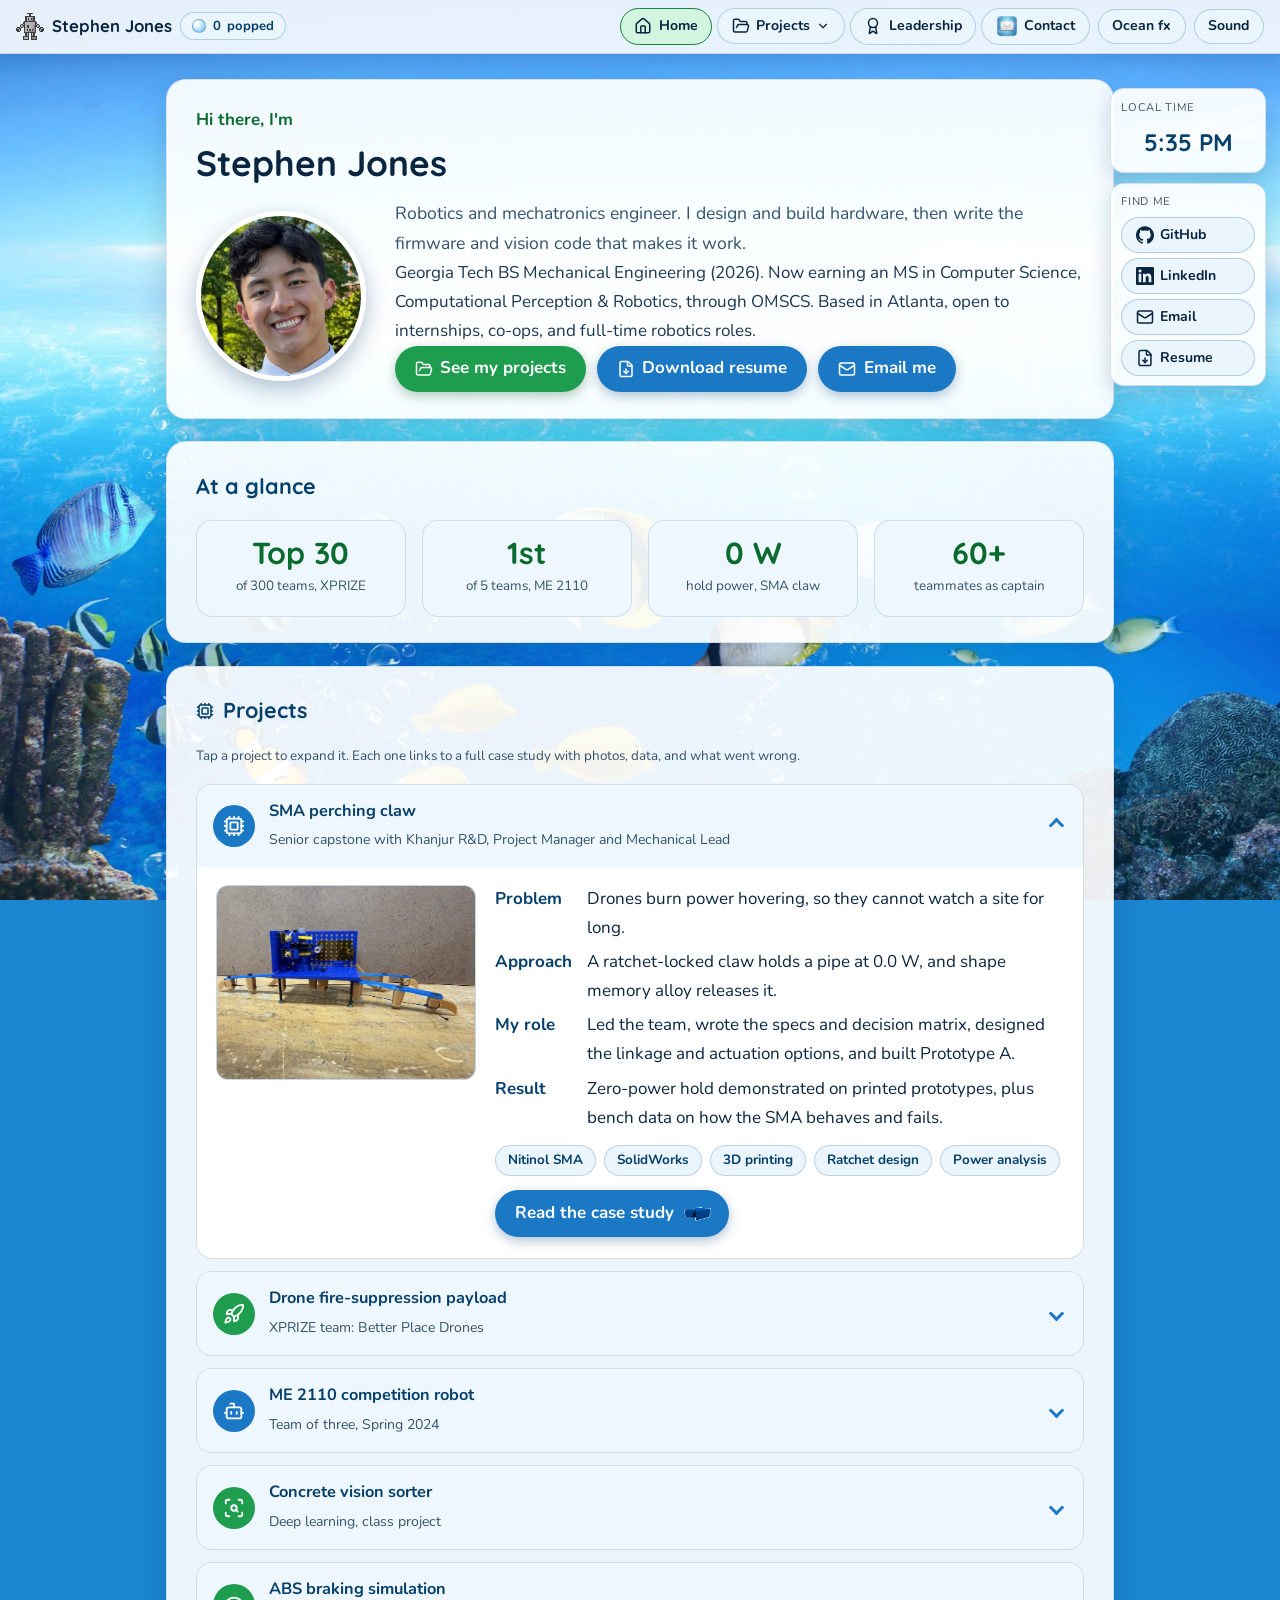
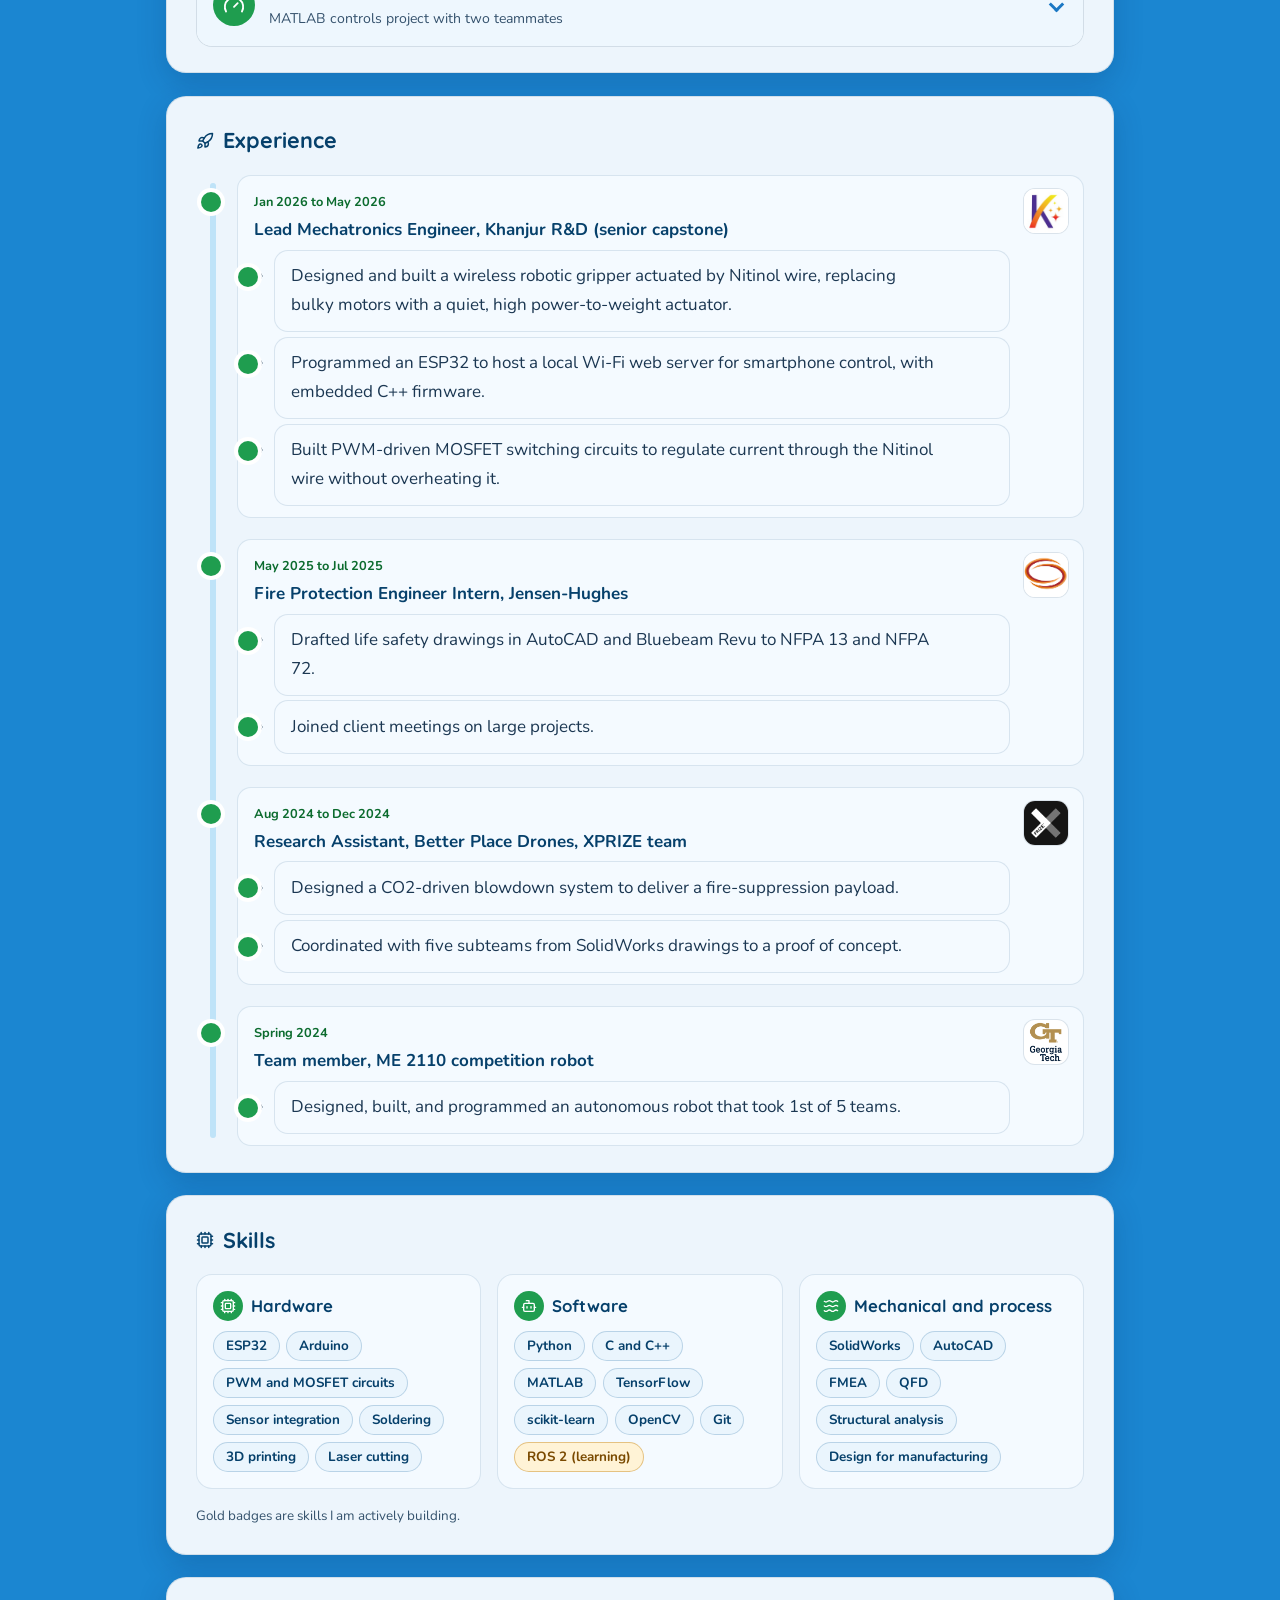
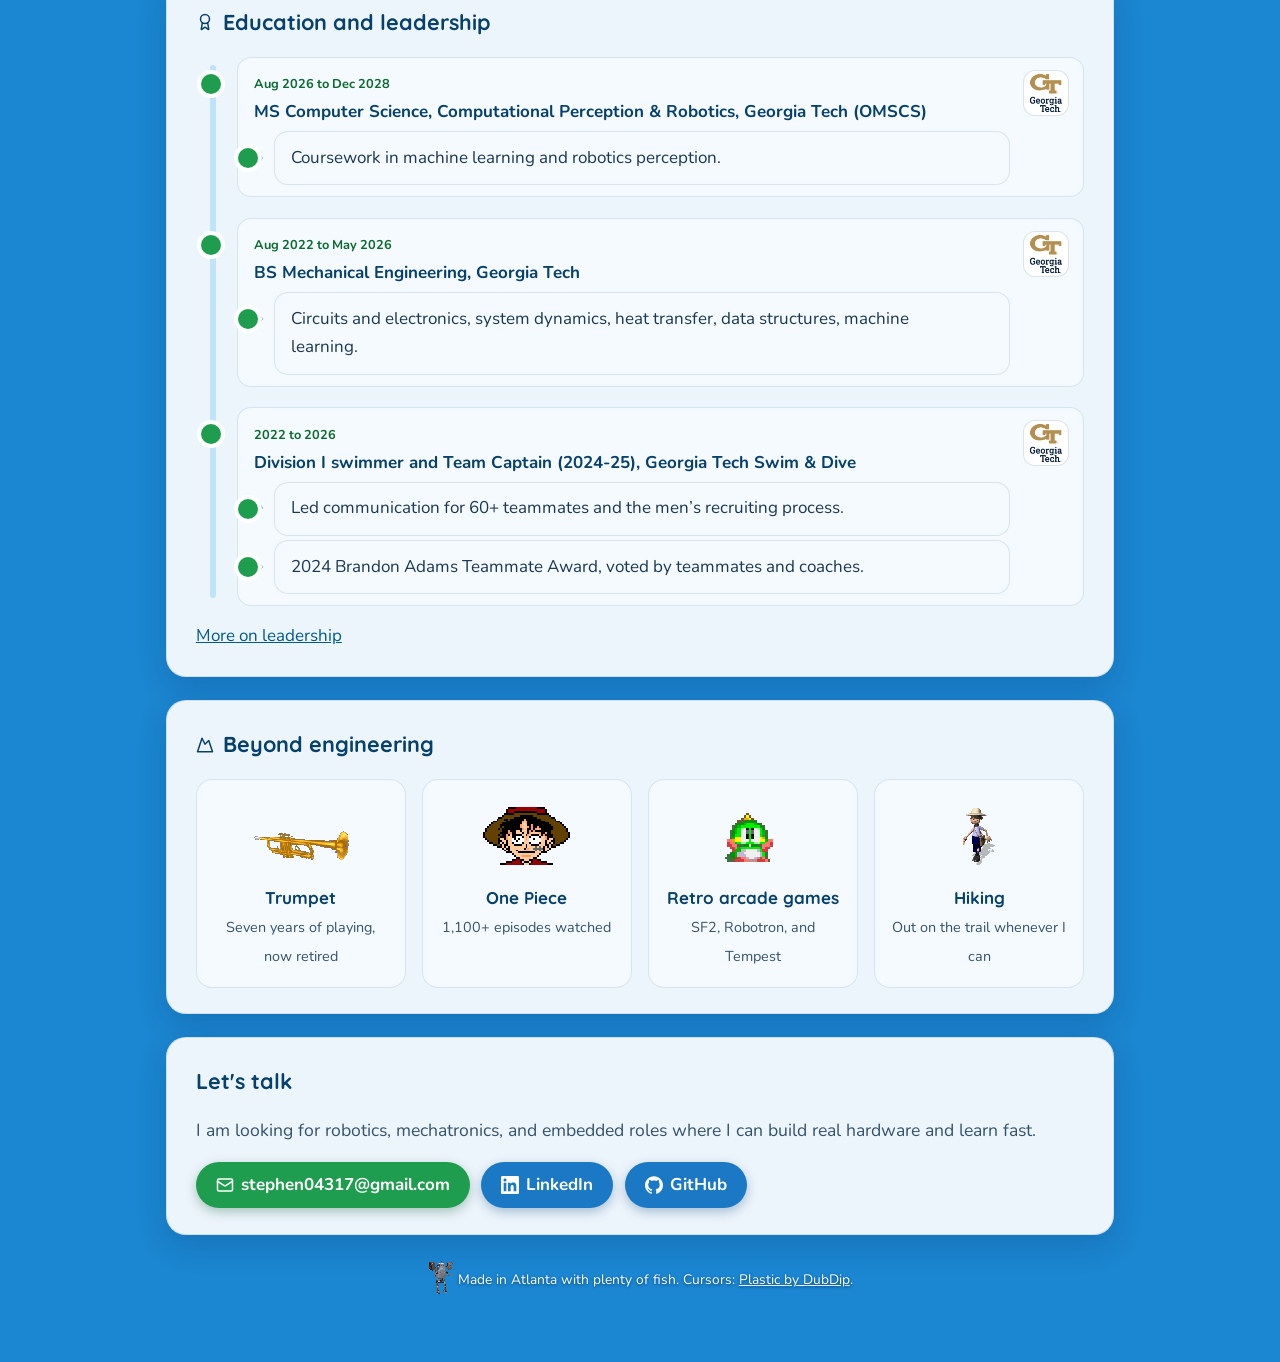
<file: index.html>
<!DOCTYPE html>
<html lang="en"><head><meta charset="utf-8"><meta name="viewport" content="width=device-width,initial-scale=1">
<title>Stephen Jones | Robotics and Mechatronics Engineer</title><meta name="description" content="Stephen Jones, robotics and mechatronics engineer in Atlanta. Georgia Tech BSME and OMSCS (Computational Perception and Robotics).">
<link rel="icon" href="assets/opt/headshot.jpeg"><link rel="stylesheet" href="style.css"></head><body data-bg="ocean"><main><a class="skip" href="#main-c">Skip to content</a>
<section class="panel" data-bg="ocean"><p class="hello">Hi there, I'm</p><h1>Stephen Jones</h1><div class="hero"><img decoding="async" src="assets/opt/headshot.jpeg" alt="Portrait of Stephen Jones"><div>
<p class="lead">Robotics and mechatronics engineer. I design and build hardware, then write the firmware and vision code that makes it work.</p>
<p>Georgia Tech BS Mechanical Engineering (2026). Now earning an MS in Computer Science, Computational Perception &amp; Robotics, through OMSCS. Based in Atlanta, open to internships, co-ops, and full-time robotics roles.</p>
<div class="cta"><a class="gel" href="#projects">See my projects</a><a class="gel blue" href="assets/Stephen%20Fall%2026%27%20Resume.pdf" download>Download resume</a><a class="gel blue" href="mailto:stephen04317@gmail.com">Email me</a></div></div></div></section>
<div id="main-c" style="display:contents">
<section class="panel" data-bg="ocean"><h2>At a glance</h2><div class="stats"><div class="stat"><b>Top 30</b><span>of 300 teams, XPRIZE</span></div><div class="stat"><b>1st</b><span>of 5 teams, ME 2110</span></div><div class="stat"><b>0 W</b><span>hold power, SMA claw</span></div><div class="stat"><b>60+</b><span>teammates as captain</span></div></div></section>
<section class="panel" data-bg="bird" id="projects"><h2><svg class="ico" aria-hidden="true"><use href="#i-cpu"/></svg>Projects</h2><p class="legend">Tap a project to expand it. Each one links to a full case study with photos, data, and what went wrong.</p>
<details class="proj" open><summary><span class="orb"><svg class="ico" aria-hidden="true"><use href="#i-cpu"/></svg></span><span class="sum-t"><b>SMA perching claw</b><span>Senior capstone with Khanjur R&amp;D, Project Manager and Mechanical Lead</span></span><span class="chev" aria-hidden="true"></span></summary><div class="pbody"><img class="pimg" decoding="async" src="assets/opt/final-open-side.jpg" alt="SMA perching claw" loading="lazy"><div><dl><dt>Problem</dt><dd>Drones burn power hovering, so they cannot watch a site for long.</dd><dt>Approach</dt><dd>A ratchet-locked claw holds a pipe at 0.0 W, and shape memory alloy releases it.</dd><dt>My role</dt><dd>Led the team, wrote the specs and decision matrix, designed the linkage and actuation options, and built Prototype A.</dd><dt>Result</dt><dd>Zero-power hold demonstrated on printed prototypes, plus bench data on how the SMA behaves and fails.</dd></dl><div class="chips"><span class="chip">Nitinol SMA</span><span class="chip">SolidWorks</span><span class="chip">3D printing</span><span class="chip">Ratchet design</span><span class="chip">Power analysis</span></div><p style="margin-top:.9rem"><a class="gel blue" href="capstone.html">Read the case study<img class="arrow" src="assets/gifs/right_arrow.gif" alt=""></a></p></div></div></details>
<details class="proj"><summary><span class="orb g"><svg class="ico" aria-hidden="true"><use href="#i-rocket"/></svg></span><span class="sum-t"><b>Drone fire-suppression payload</b><span>XPRIZE team: Better Place Drones</span></span><span class="chev" aria-hidden="true"></span></summary><div class="pbody"><img class="pimg" decoding="async" src="assets/web/drone-attached.jpg" alt="Drone fire-suppression payload" loading="lazy"><div><dl><dt>Problem</dt><dd>Carry a water payload on a drone without adding much weight or complexity.</dd><dt>Approach</dt><dd>A CO2 canister pressurizes a tank so the stored pressure pushes the water out.</dd><dt>My role</dt><dd>Designed the blowdown system on the payload subteam and coordinated with five other subteams.</dd><dt>Result</dt><dd>Team placed in the top 30 of 300 entries.</dd></dl><div class="chips"><span class="chip">SolidWorks</span><span class="chip">3D printing</span><span class="chip">Pressure systems</span><span class="chip">Systems integration</span></div><p style="margin-top:.9rem"><a class="gel blue" href="drone.html">Read the case study<img class="arrow" src="assets/gifs/right_arrow.gif" alt=""></a></p></div></div></details>
<details class="proj"><summary><span class="orb"><svg class="ico" aria-hidden="true"><use href="#i-bot"/></svg></span><span class="sum-t"><b>ME 2110 competition robot</b><span>Team of three, Spring 2024</span></span><span class="chev" aria-hidden="true"></span></summary><div class="pbody"><img class="pimg" decoding="async" src="assets/ME%202110/actualrobotsidepicture.jpg" alt="ME 2110 competition robot" loading="lazy"><div><dl><dt>Problem</dt><dd>Win a head-to-head robot competition with strict size, cost, and rules limits.</dd><dt>Approach</dt><dd>QFD and weighted decision matrices to pick concepts, then rapid prototyping and FMEA.</dd><dt>My role</dt><dd>Design, fabrication, and C++ control with two teammates, 30+ hours a week.</dd><dt>Result</dt><dd>1st place out of 5 teams.</dd></dl><div class="chips"><span class="chip">SolidWorks</span><span class="chip">C++</span><span class="chip">Arduino</span><span class="chip">QFD</span><span class="chip">FMEA</span></div><p style="margin-top:.9rem"><a class="gel blue" href="me2110.html">Read the case study<img class="arrow" src="assets/gifs/right_arrow.gif" alt=""></a></p></div></div></details>
<details class="proj"><summary><span class="orb g"><svg class="ico" aria-hidden="true"><use href="#i-scan-search"/></svg></span><span class="sum-t"><b>Concrete vision sorter</b><span>Deep learning, class project</span></span><span class="chev" aria-hidden="true"></span></summary><div class="pbody"><img class="pimg" decoding="async" src="assets/Vision%20Perception%20Project/thethreedifferentcracksinoneimage.png" alt="Concrete vision sorter" loading="lazy"><div><dl><dt>Problem</dt><dd>Automatically tell cracked concrete from intact concrete.</dd><dt>Approach</dt><dd>Frozen VGG16 features, PCA to find redundancy, and a logistic regression classifier.</dd><dt>My role</dt><dd>Built the whole pipeline and the error analysis by crack style.</dd><dt>Result</dt><dd>99.5 to 99.8% accuracy on held-out images across runs, with about 80% fewer dimensions.</dd></dl><div class="chips"><span class="chip">Python</span><span class="chip">TensorFlow</span><span class="chip">scikit-learn</span><span class="chip">PCA</span><span class="chip">K-Means</span></div><p style="margin-top:.9rem"><a class="gel blue" href="vision.html">Read the case study<img class="arrow" src="assets/gifs/right_arrow.gif" alt=""></a></p></div></div></details>
<details class="proj"><summary><span class="orb g"><svg class="ico" aria-hidden="true"><use href="#i-gauge"/></svg></span><span class="sum-t"><b>ABS braking simulation</b><span>MATLAB controls project with two teammates</span></span><span class="chev" aria-hidden="true"></span></summary><div class="pbody"><img class="pimg" class="pimg" src="assets/ABS%20Braking%20Sim/abs-compare-step.png" alt="Nonlinear versus linearized ABS response" loading="lazy" decoding="async"><div><dl><dt>Problem</dt><dd>Keep a car stopping hard without locking the wheels as the road changes from pavement to ice.</dd><dt>Approach</dt><dd>A block-diagram model with a pedal assembly, disc brake geometry, and a bang-bang ABS module, in nonlinear and linearized forms.</dd><dt>My role</dt><dd>Co-wrote the MATLAB model and plots with Josh Chung and KC Hinz for ME 3017.</dd><dt>Result</dt><dd>Deceleration tracked the road friction limit (about 8 m/s&sup2; on pavement, 2.9 on ice), and the linearized model matched the nonlinear one within about 1%.</dd></dl><div class="chips"><span class="chip">MATLAB</span><span class="chip">Control theory</span><span class="chip">Nonlinear modeling</span><span class="chip">Linearization</span></div><p style="margin-top:.9rem"><a class="gel blue" href="abs.html">Read the case study<img class="arrow" src="assets/gifs/right_arrow.gif" alt=""></a></p></div></div></details>
</section>
<section class="panel" data-bg="bird"><h2><svg class="ico" aria-hidden="true"><use href="#i-rocket"/></svg>Experience</h2><ol class="tl">
<li><img class="logo" src="assets/opt/khanjur-rd-logo.jpg" alt="" loading="lazy" onerror="this.remove()"><span class="d">Jan 2026 to May 2026</span><b>Lead Mechatronics Engineer, Khanjur R&amp;D (senior capstone)</b><ul><li>Designed and built a wireless robotic gripper actuated by Nitinol wire, replacing bulky motors with a quiet, high power-to-weight actuator.</li><li>Programmed an ESP32 to host a local Wi-Fi web server for smartphone control, with embedded C++ firmware.</li><li>Built PWM-driven MOSFET switching circuits to regulate current through the Nitinol wire without overheating it.</li></ul></li>
<li><img class="logo" src="assets/opt/jensenhugheslogosquare.png" alt="" loading="lazy" onerror="this.remove()"><span class="d">May 2025 to Jul 2025</span><b>Fire Protection Engineer Intern, Jensen-Hughes</b><ul><li>Drafted life safety drawings in AutoCAD and Bluebeam Revu to NFPA 13 and NFPA 72.</li><li>Joined client meetings on large projects.</li></ul></li>
<li><img class="logo" src="assets/Better%20Place%20Drones/xprize.png" alt="" loading="lazy" onerror="this.remove()"><span class="d">Aug 2024 to Dec 2024</span><b>Research Assistant, Better Place Drones, XPRIZE team</b><ul><li>Designed a CO2-driven blowdown system to deliver a fire-suppression payload.</li><li>Coordinated with five subteams from SolidWorks drawings to a proof of concept.</li></ul></li>
<li><img class="logo" src="assets/opt/GTVertical_RGB_0.png" alt="" loading="lazy"><span class="d">Spring 2024</span><b>Team member, ME 2110 competition robot</b><ul><li>Designed, built, and programmed an autonomous robot that took 1st of 5 teams.</li></ul></li>
</ol></section>
<section class="panel" data-bg="sky"><h2><svg class="ico" aria-hidden="true"><use href="#i-cpu"/></svg>Skills</h2><div class="skills">
<div class="sk"><h3><span class="orb g" style="width:30px;height:30px"><svg class="ico" style="width:16px;height:16px" aria-hidden="true"><use href="#i-cpu"/></svg></span>Hardware</h3><div class="chips"><span class="chip">ESP32</span><span class="chip">Arduino</span><span class="chip">PWM and MOSFET circuits</span><span class="chip">Sensor integration</span><span class="chip">Soldering</span><span class="chip">3D printing</span><span class="chip">Laser cutting</span></div></div>
<div class="sk"><h3><span class="orb g" style="width:30px;height:30px"><svg class="ico" style="width:16px;height:16px" aria-hidden="true"><use href="#i-bot"/></svg></span>Software</h3><div class="chips"><span class="chip">Python</span><span class="chip">C and C++</span><span class="chip">MATLAB</span><span class="chip">TensorFlow</span><span class="chip">scikit-learn</span><span class="chip">OpenCV</span><span class="chip">Git</span></div><div class="chips"><span class="chip learn">ROS 2 (learning)</span></div></div>
<div class="sk"><h3><span class="orb g" style="width:30px;height:30px"><svg class="ico" style="width:16px;height:16px" aria-hidden="true"><use href="#i-waves"/></svg></span>Mechanical and process</h3><div class="chips"><span class="chip">SolidWorks</span><span class="chip">AutoCAD</span><span class="chip">FMEA</span><span class="chip">QFD</span><span class="chip">Structural analysis</span><span class="chip">Design for manufacturing</span></div></div></div><p class="legend">Gold badges are skills I am actively building.</p></section>
<section class="panel" data-bg="sky"><h2><svg class="ico" aria-hidden="true"><use href="#i-award"/></svg>Education and leadership</h2><ol class="tl">
<li><img class="logo" src="assets/opt/GTVertical_RGB_0.png" alt="" loading="lazy" onerror="this.remove()"><span class="d">Aug 2026 to Dec 2028</span><b>MS Computer Science, Computational Perception &amp; Robotics, Georgia Tech (OMSCS)</b><ul><li>Coursework in machine learning and robotics perception.</li></ul></li>
<li><img class="logo" src="assets/opt/GTVertical_RGB_0.png" alt="" loading="lazy" onerror="this.remove()"><span class="d">Aug 2022 to May 2026</span><b>BS Mechanical Engineering, Georgia Tech</b><ul><li>Circuits and electronics, system dynamics, heat transfer, data structures, machine learning.</li></ul></li>
<li><img class="logo" src="assets/opt/GTVertical_RGB_0.png" alt="" loading="lazy"><span class="d">2022 to 2026</span><b>Division I swimmer and Team Captain (2024-25), Georgia Tech Swim &amp; Dive</b><ul><li>Led communication for 60+ teammates and the men’s recruiting process.</li><li>2024 Brandon Adams Teammate Award, voted by teammates and coaches.</li></ul></li>
</ol><p><a href="leadership.html">More on leadership</a></p></section>
<section class="panel" data-bg="ocean2"><h2><svg class="ico" aria-hidden="true"><use href="#i-mountain"/></svg>Beyond engineering</h2><div class="fun"><div><div class="sprite"><img src="assets/gifs/trumpet.gif" style="height:72px" alt="Animated trumpet"></div><b>Trumpet</b><span>Seven years of playing, now retired</span></div><div><div class="sprite"><img src="assets/gifs/luffy_eating.gif" style="height:58px;image-rendering:pixelated" alt="Animated Luffy eating"></div><b>One Piece</b><span>1,100+ episodes watched</span></div><div><div class="sprite"><img src="assets/gifs/bubble_bobble_character.gif" style="height:62px;image-rendering:pixelated" alt="Animated arcade character"></div><b>Retro arcade games</b><span>SF2, Robotron, and Tempest</span></div><div><div class="sprite"><img src="assets/gifs/hiker.gif" style="height:64px;image-rendering:pixelated" alt="Animated hiker"></div><b>Hiking</b><span>Out on the trail whenever I can</span></div></div></section><section class="panel" data-bg="ocean2" id="contact"><h2>Let's talk</h2><p class="lead">I am looking for robotics, mechatronics, and embedded roles where I can build real hardware and learn fast.</p><div class="cta"><a class="gel" href="mailto:stephen04317@gmail.com">stephen04317@gmail.com</a><a class="gel blue" href="https://linkedin.com/in/sjones396">LinkedIn</a><a class="gel blue" href="https://github.com/sjones-code">GitHub</a></div></section>
</div>
<script type="application/ld+json">{"@context":"https://schema.org","@type":"Person","name":"Stephen Jones","jobTitle":"Robotics and mechatronics engineer","alumniOf":"Georgia Institute of Technology","address":{"@type":"PostalAddress","addressLocality":"Atlanta","addressRegion":"GA"},"email":"mailto:stephen04317@gmail.com","sameAs":["https://github.com/sjones-code","https://linkedin.com/in/sjones396"]}</script></main><script src="main.js"></script></body></html>
</file>
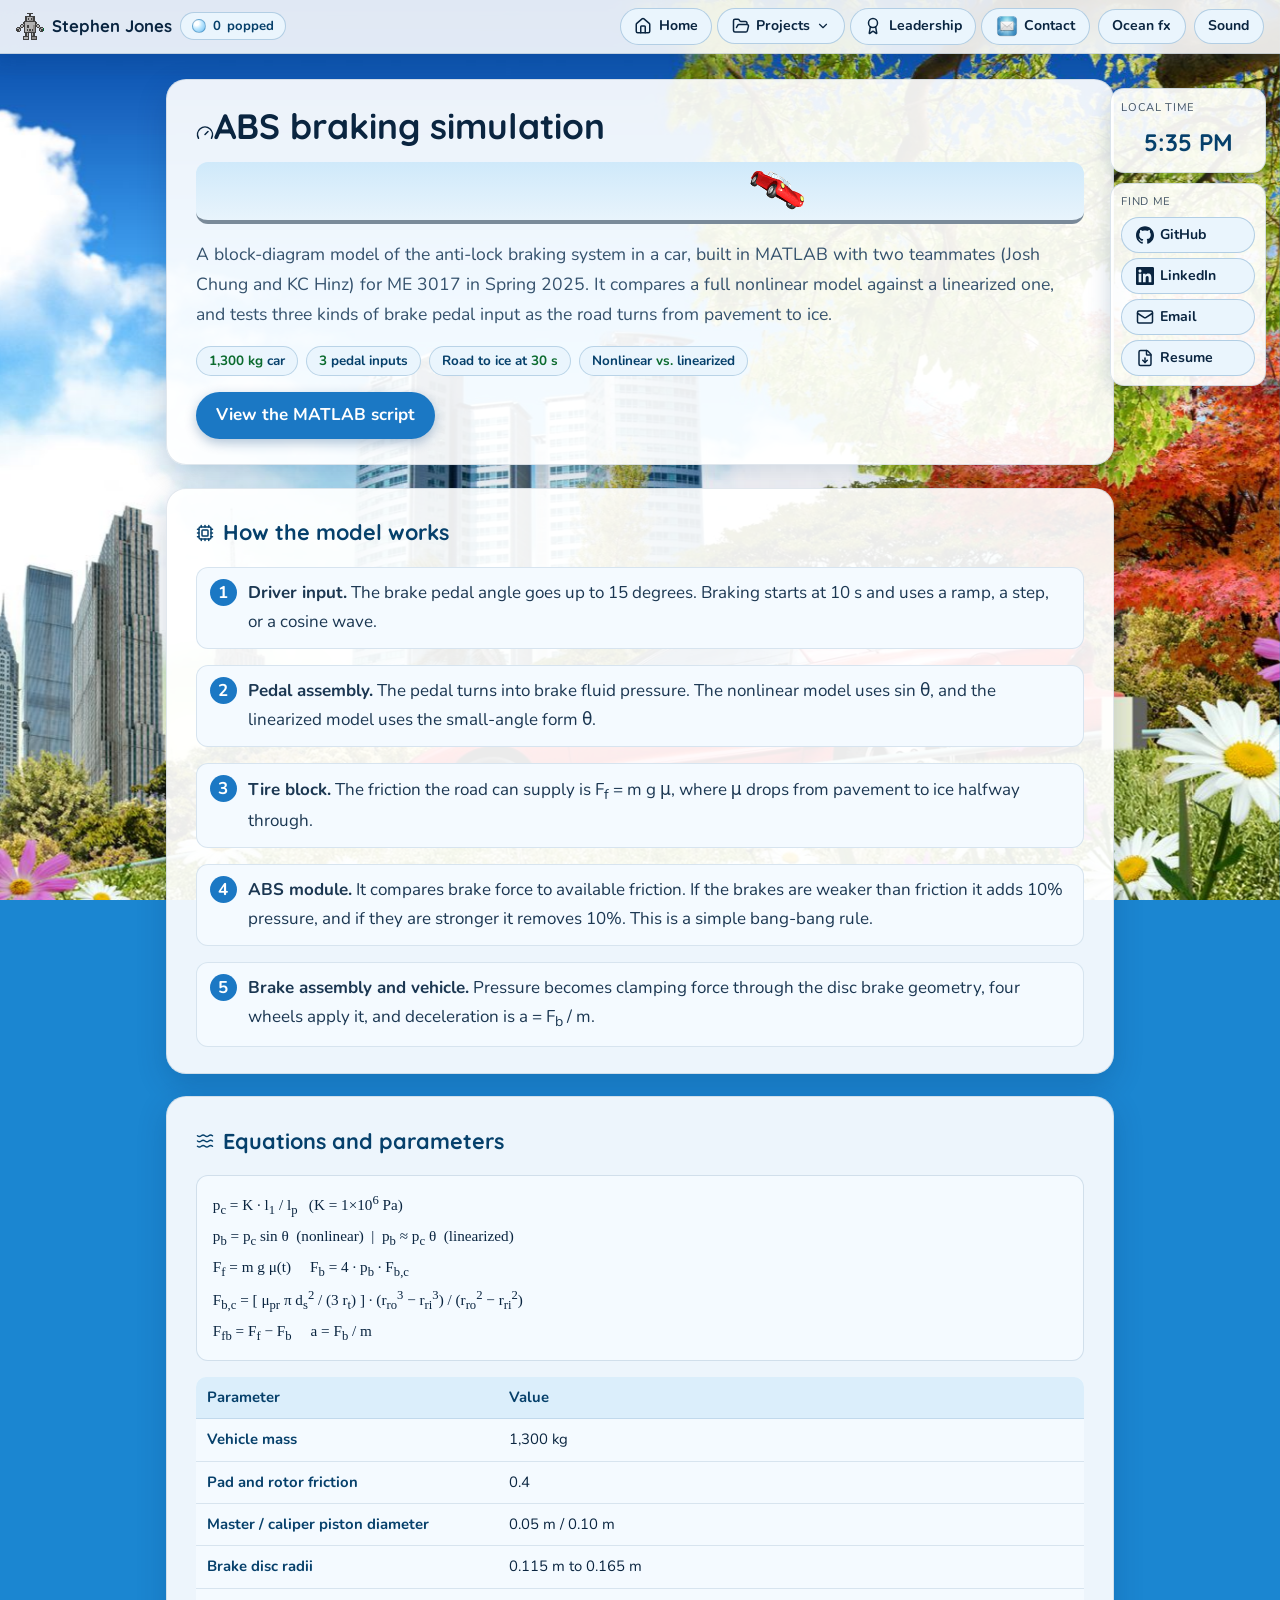
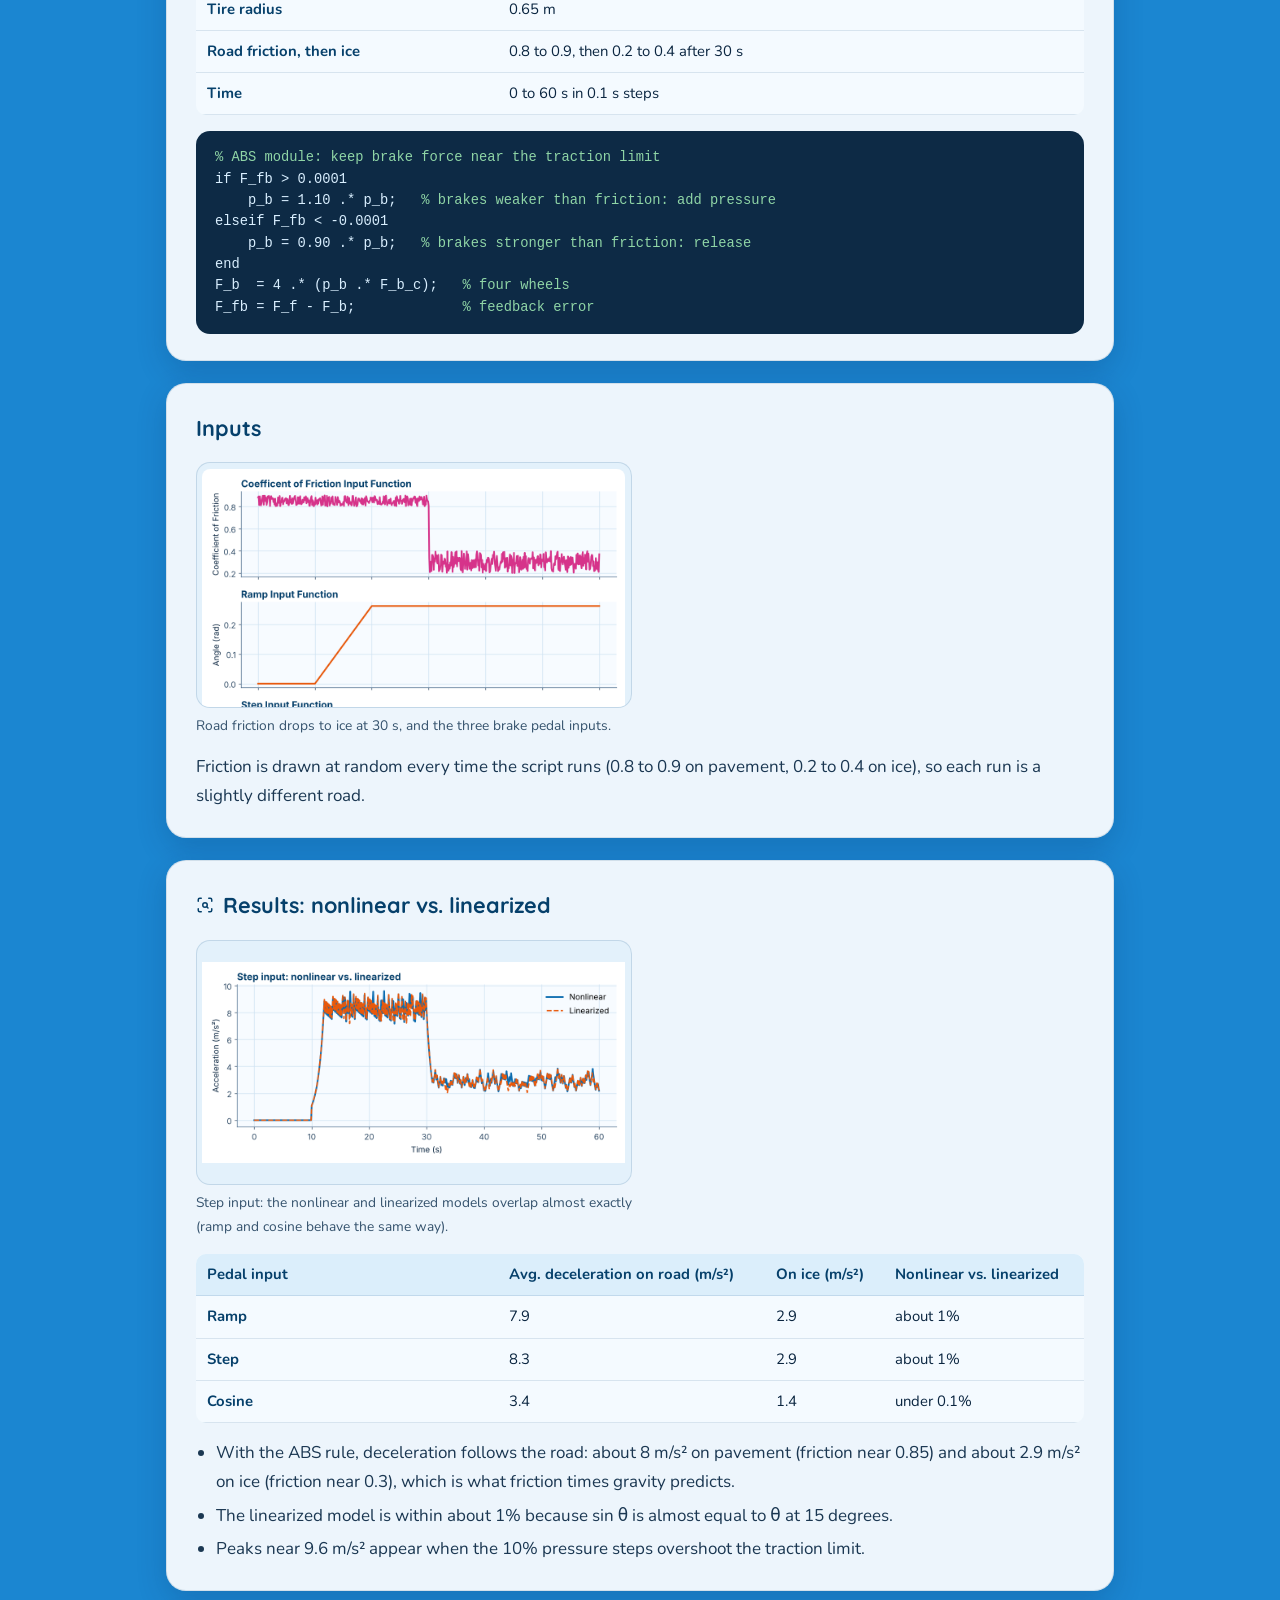
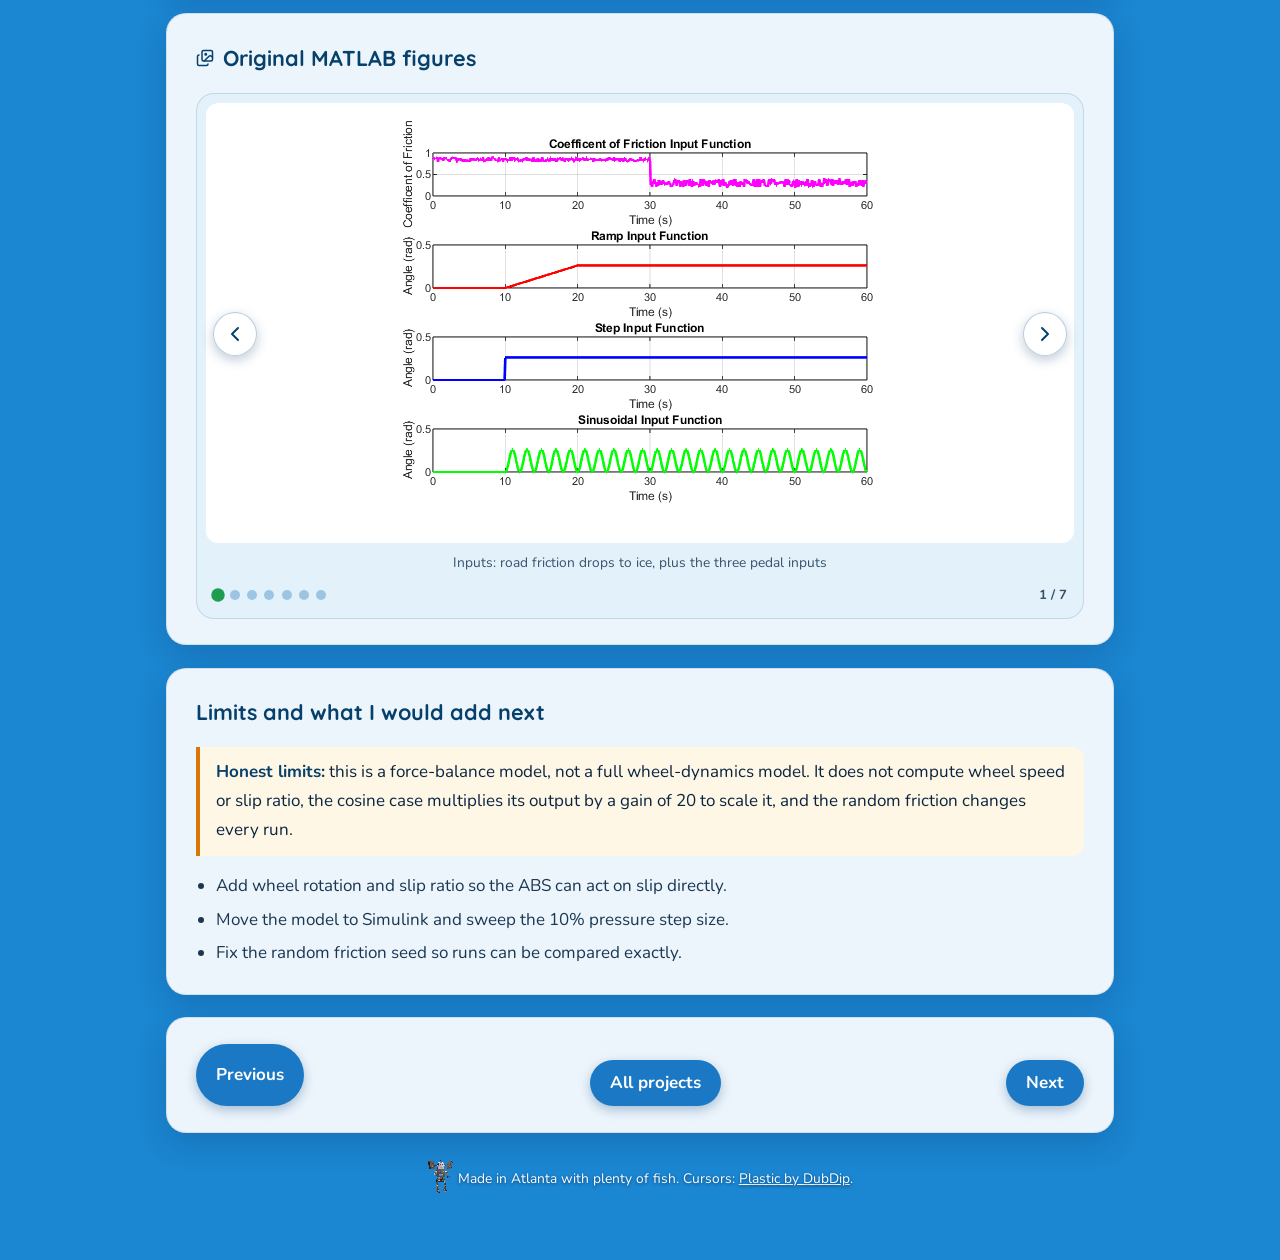
<file: abs.html>
<!DOCTYPE html>
<html lang="en"><head><meta charset="utf-8"><meta name="viewport" content="width=device-width,initial-scale=1">
<title>ABS Simulation | Stephen Jones</title><meta name="description" content="Stephen Jones: robotics and mechatronics engineer. Georgia Tech BSME, OMSCS (Computational Perception and Robotics).">
<meta property="og:type" content="website"><meta property="og:title" content="Stephen Jones | Robotics Engineer"><meta name="theme-color" content="#1b86d1"><link rel="icon" href="assets/opt/headshot.jpeg"><link rel="stylesheet" href="style.css"></head><body data-bg="car"><main><section class="panel" data-bg="car"><h1><svg class="ico" aria-hidden="true"><use href="#i-gauge"/></svg>ABS braking simulation</h1><div class="strip"><img src="assets/gifs/redcar_braking.gif" alt="Animated red car braking" width="500" height="45"></div><p class="lead">A block-diagram model of the anti-lock braking system in a car, built in MATLAB with two teammates (Josh Chung and KC Hinz) for ME 3017 in Spring 2025. It compares a full nonlinear model against a linearized one, and tests three kinds of brake pedal input as the road turns from pavement to ice.</p><div class="chips"><span class="chip"><b>1,300 kg</b> car</span><span class="chip"><b>3</b> pedal inputs</span><span class="chip">Road to ice at <b>30 s</b></span><span class="chip">Nonlinear <b>vs.</b> linearized</span></div><p><a class="gel blue" href="assets/ABS%20Braking%20Sim/Final_Code_1.m">View the MATLAB script</a></p></section><section class="panel" data-bg="car"><h2><svg class="ico" aria-hidden="true"><use href="#i-cpu"/></svg>How the model works</h2><ol class="steps"><li><b>Driver input.</b> The brake pedal angle goes up to 15 degrees. Braking starts at 10 s and uses a ramp, a step, or a cosine wave.</li><li><b>Pedal assembly.</b> The pedal turns into brake fluid pressure. The nonlinear model uses sin &theta;, and the linearized model uses the small-angle form &theta;.</li><li><b>Tire block.</b> The friction the road can supply is F<sub>f</sub> = m g &mu;, where &mu; drops from pavement to ice halfway through.</li><li><b>ABS module.</b> It compares brake force to available friction. If the brakes are weaker than friction it adds 10% pressure, and if they are stronger it removes 10%. This is a simple bang-bang rule.</li><li><b>Brake assembly and vehicle.</b> Pressure becomes clamping force through the disc brake geometry, four wheels apply it, and deceleration is a = F<sub>b</sub> / m.</li></ol></section><section class="panel" data-bg="car"><h2><svg class="ico" aria-hidden="true"><use href="#i-waves"/></svg>Equations and parameters</h2><div class="eq">p<sub>c</sub> = K &middot; l<sub>1</sub> / l<sub>p</sub> &nbsp;&nbsp;(K = 1&times;10<sup>6</sup> Pa)<br>p<sub>b</sub> = p<sub>c</sub> sin &theta; &nbsp;(nonlinear) &nbsp;|&nbsp; p<sub>b</sub> &asymp; p<sub>c</sub> &theta; &nbsp;(linearized)<br>F<sub>f</sub> = m g &mu;(t) &nbsp;&nbsp;&nbsp; F<sub>b</sub> = 4 &middot; p<sub>b</sub> &middot; F<sub>b,c</sub><br>F<sub>b,c</sub> = [ &mu;<sub>pr</sub> &pi; d<sub>s</sub><sup>2</sup> / (3 r<sub>t</sub>) ] &middot; (r<sub>ro</sub><sup>3</sup> &minus; r<sub>ri</sub><sup>3</sup>) / (r<sub>ro</sub><sup>2</sup> &minus; r<sub>ri</sub><sup>2</sup>)<br>F<sub>fb</sub> = F<sub>f</sub> &minus; F<sub>b</sub> &nbsp;&nbsp;&nbsp; a = F<sub>b</sub> / m</div><table><thead><tr><th>Parameter</th><th>Value</th></tr></thead><tbody><tr><th>Vehicle mass</th><td>1,300 kg</td></tr><tr><th>Pad and rotor friction</th><td>0.4</td></tr><tr><th>Master / caliper piston diameter</th><td>0.05 m / 0.10 m</td></tr><tr><th>Brake disc radii</th><td>0.115 m to 0.165 m</td></tr><tr><th>Tire radius</th><td>0.65 m</td></tr><tr><th>Road friction, then ice</th><td>0.8 to 0.9, then 0.2 to 0.4 after 30 s</td></tr><tr><th>Time</th><td>0 to 60 s in 0.1 s steps</td></tr></tbody></table><pre><i>% ABS module: keep brake force near the traction limit</i>
if F_fb &gt; 0.0001
    p_b = 1.10 .* p_b;   <i>% brakes weaker than friction: add pressure</i>
elseif F_fb &lt; -0.0001
    p_b = 0.90 .* p_b;   <i>% brakes stronger than friction: release</i>
end
F_b  = 4 .* (p_b .* F_b_c);   <i>% four wheels</i>
F_fb = F_f - F_b;             <i>% feedback error</i></pre></section><section class="panel" data-bg="car"><h2>Inputs</h2><div class="figs wide"><figure><div class="fi"><img src="assets/ABS%20Braking%20Sim/abs-inputs.png" alt="Road friction drops to ice at 30 s, and the three brake pedal inputs." loading="lazy" decoding="async"></div><figcaption>Road friction drops to ice at 30 s, and the three brake pedal inputs.</figcaption></figure></div><p>Friction is drawn at random every time the script runs (0.8 to 0.9 on pavement, 0.2 to 0.4 on ice), so each run is a slightly different road.</p></section><section class="panel" data-bg="sky"><h2><svg class="ico" aria-hidden="true"><use href="#i-scan-search"/></svg>Results: nonlinear vs. linearized</h2><div class="figs wide"><figure><div class="fi"><img src="assets/ABS%20Braking%20Sim/abs-compare-step.png" alt="Step input: nonlinear vs. linearized" loading="lazy" decoding="async"></div><figcaption>Step input: the nonlinear and linearized models overlap almost exactly (ramp and cosine behave the same way).</figcaption></figure></div><table><thead><tr><th>Pedal input</th><th>Avg. deceleration on road (m/s&sup2;)</th><th>On ice (m/s&sup2;)</th><th>Nonlinear vs. linearized</th></tr></thead><tbody><tr><th>Ramp</th><td>7.9</td><td>2.9</td><td>about 1%</td></tr><tr><th>Step</th><td>8.3</td><td>2.9</td><td>about 1%</td></tr><tr><th>Cosine</th><td>3.4</td><td>1.4</td><td>under 0.1%</td></tr></tbody></table><ul><li>With the ABS rule, deceleration follows the road: about 8 m/s&sup2; on pavement (friction near 0.85) and about 2.9 m/s&sup2; on ice (friction near 0.3), which is what friction times gravity predicts.</li><li>The linearized model is within about 1% because sin &theta; is almost equal to &theta; at 15 degrees.</li><li>Peaks near 9.6 m/s&sup2; appear when the 10% pressure steps overshoot the traction limit.</li></ul></section><section class="panel" data-bg="sky"><h2><svg class="ico" aria-hidden="true"><use href="#i-images"/></svg>Original MATLAB figures</h2><div class="figs" data-car data-label="Original MATLAB figures"><figure><div class="fi"><img src="assets/ABS%20Braking%20Sim/fig1.png" alt="Inputs: road friction drops to ice, plus the three pedal inputs" loading="lazy" decoding="async"></div><figcaption>Inputs: road friction drops to ice, plus the three pedal inputs</figcaption></figure><figure><div class="fi"><img src="assets/ABS%20Braking%20Sim/fig2.png" alt="Nonlinear model, ramp input" loading="lazy" decoding="async"></div><figcaption>Nonlinear model, ramp input</figcaption></figure><figure><div class="fi"><img src="assets/ABS%20Braking%20Sim/fig3.png" alt="Nonlinear model, step input" loading="lazy" decoding="async"></div><figcaption>Nonlinear model, step input</figcaption></figure><figure><div class="fi"><img src="assets/ABS%20Braking%20Sim/fig4.png" alt="Nonlinear model, cosine input" loading="lazy" decoding="async"></div><figcaption>Nonlinear model, cosine input</figcaption></figure><figure><div class="fi"><img src="assets/ABS%20Braking%20Sim/fig5.png" alt="Linearized model, ramp input" loading="lazy" decoding="async"></div><figcaption>Linearized model, ramp input</figcaption></figure><figure><div class="fi"><img src="assets/ABS%20Braking%20Sim/fig6.png" alt="Linearized model, step input" loading="lazy" decoding="async"></div><figcaption>Linearized model, step input</figcaption></figure><figure><div class="fi"><img src="assets/ABS%20Braking%20Sim/fig7.png" alt="Linearized model, cosine input" loading="lazy" decoding="async"></div><figcaption>Linearized model, cosine input</figcaption></figure></div></section><section class="panel" data-bg="sky"><h2>Limits and what I would add next</h2><div class="callout warn"><div><b>Honest limits:</b> this is a force-balance model, not a full wheel-dynamics model. It does not compute wheel speed or slip ratio, the cosine case multiplies its output by a gain of 20 to scale it, and the random friction changes every run.</div></div><ul><li>Add wheel rotation and slip ratio so the ABS can act on slip directly.</li><li>Move the model to Simulink and sweep the 10% pressure step size.</li><li>Fix the random friction seed so runs can be compared exactly.</li></ul></section><section class="panel pager"><a class="gel blue" href="vision.html">Previous</a><a class="gel blue" href="index.html#projects">All projects</a><a class="gel blue" href="leadership.html">Next</a></section></main><script src="main.js"></script></body></html>
</file>
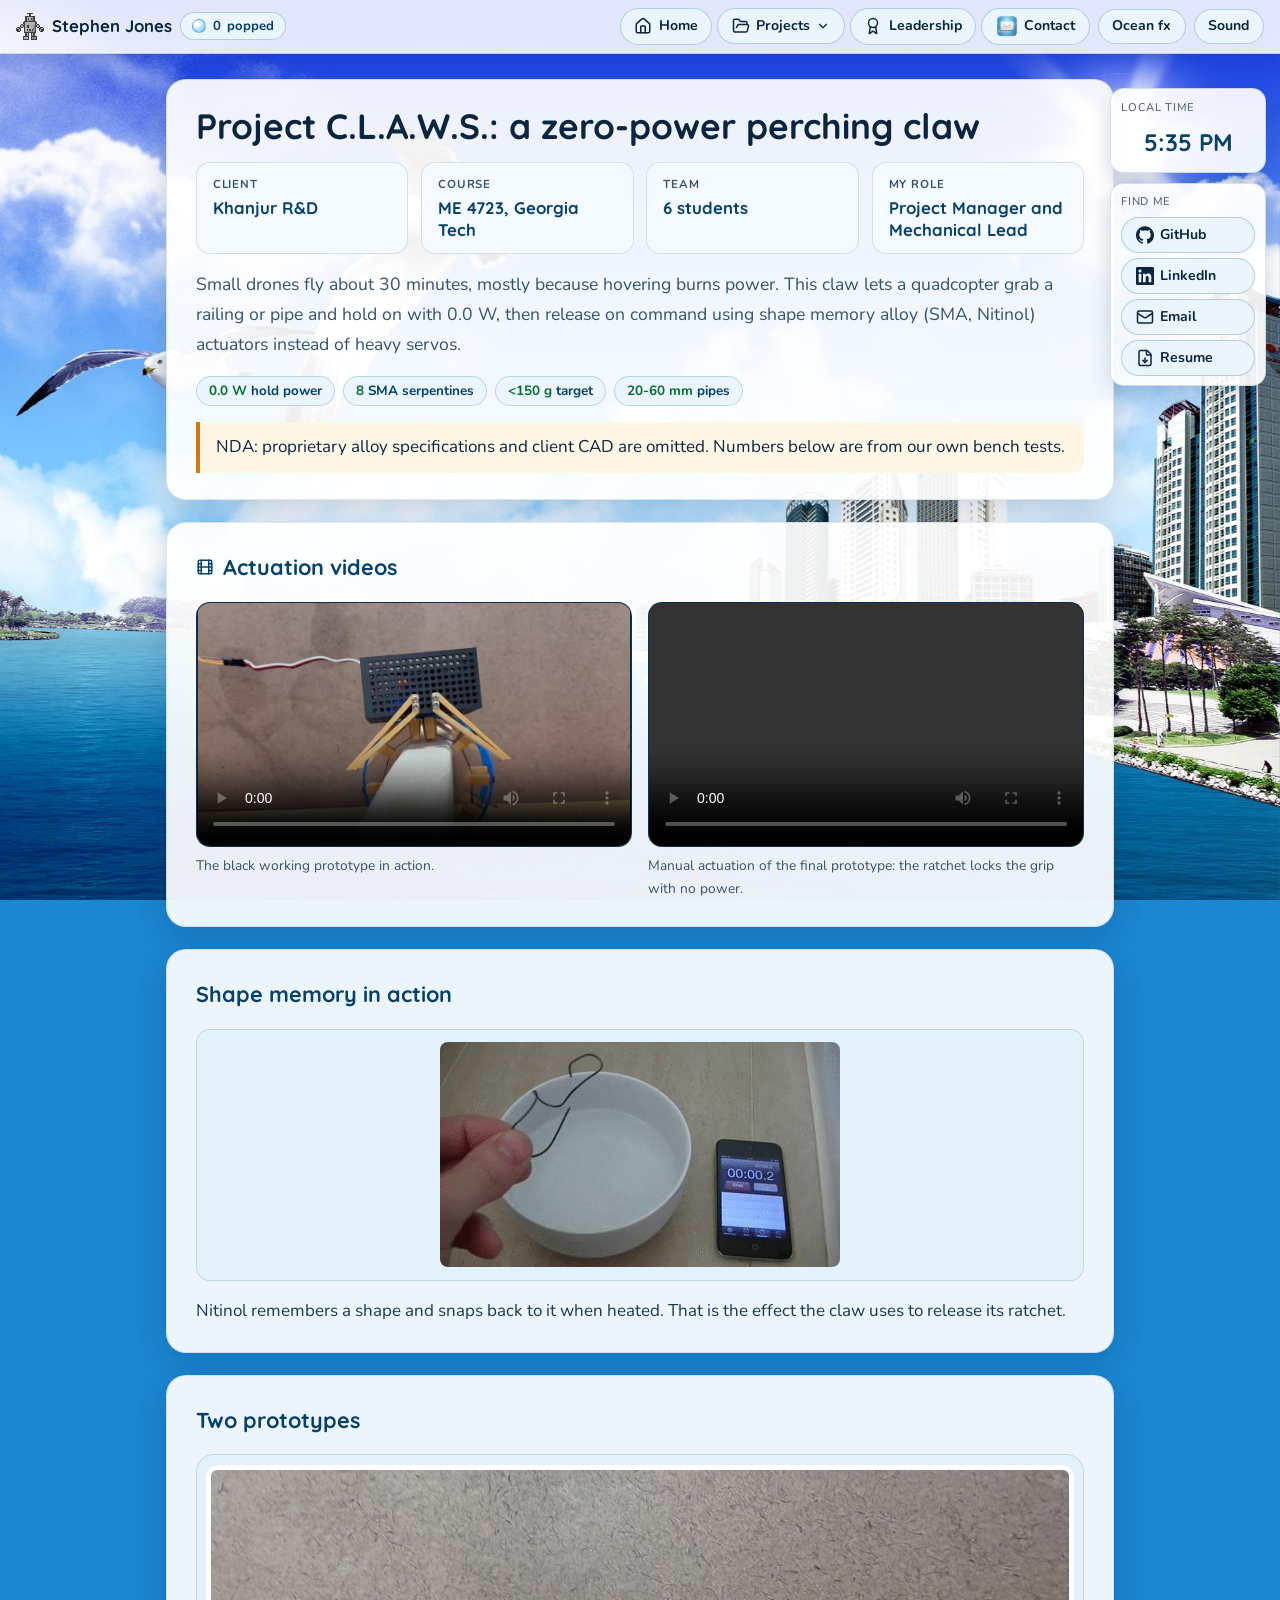
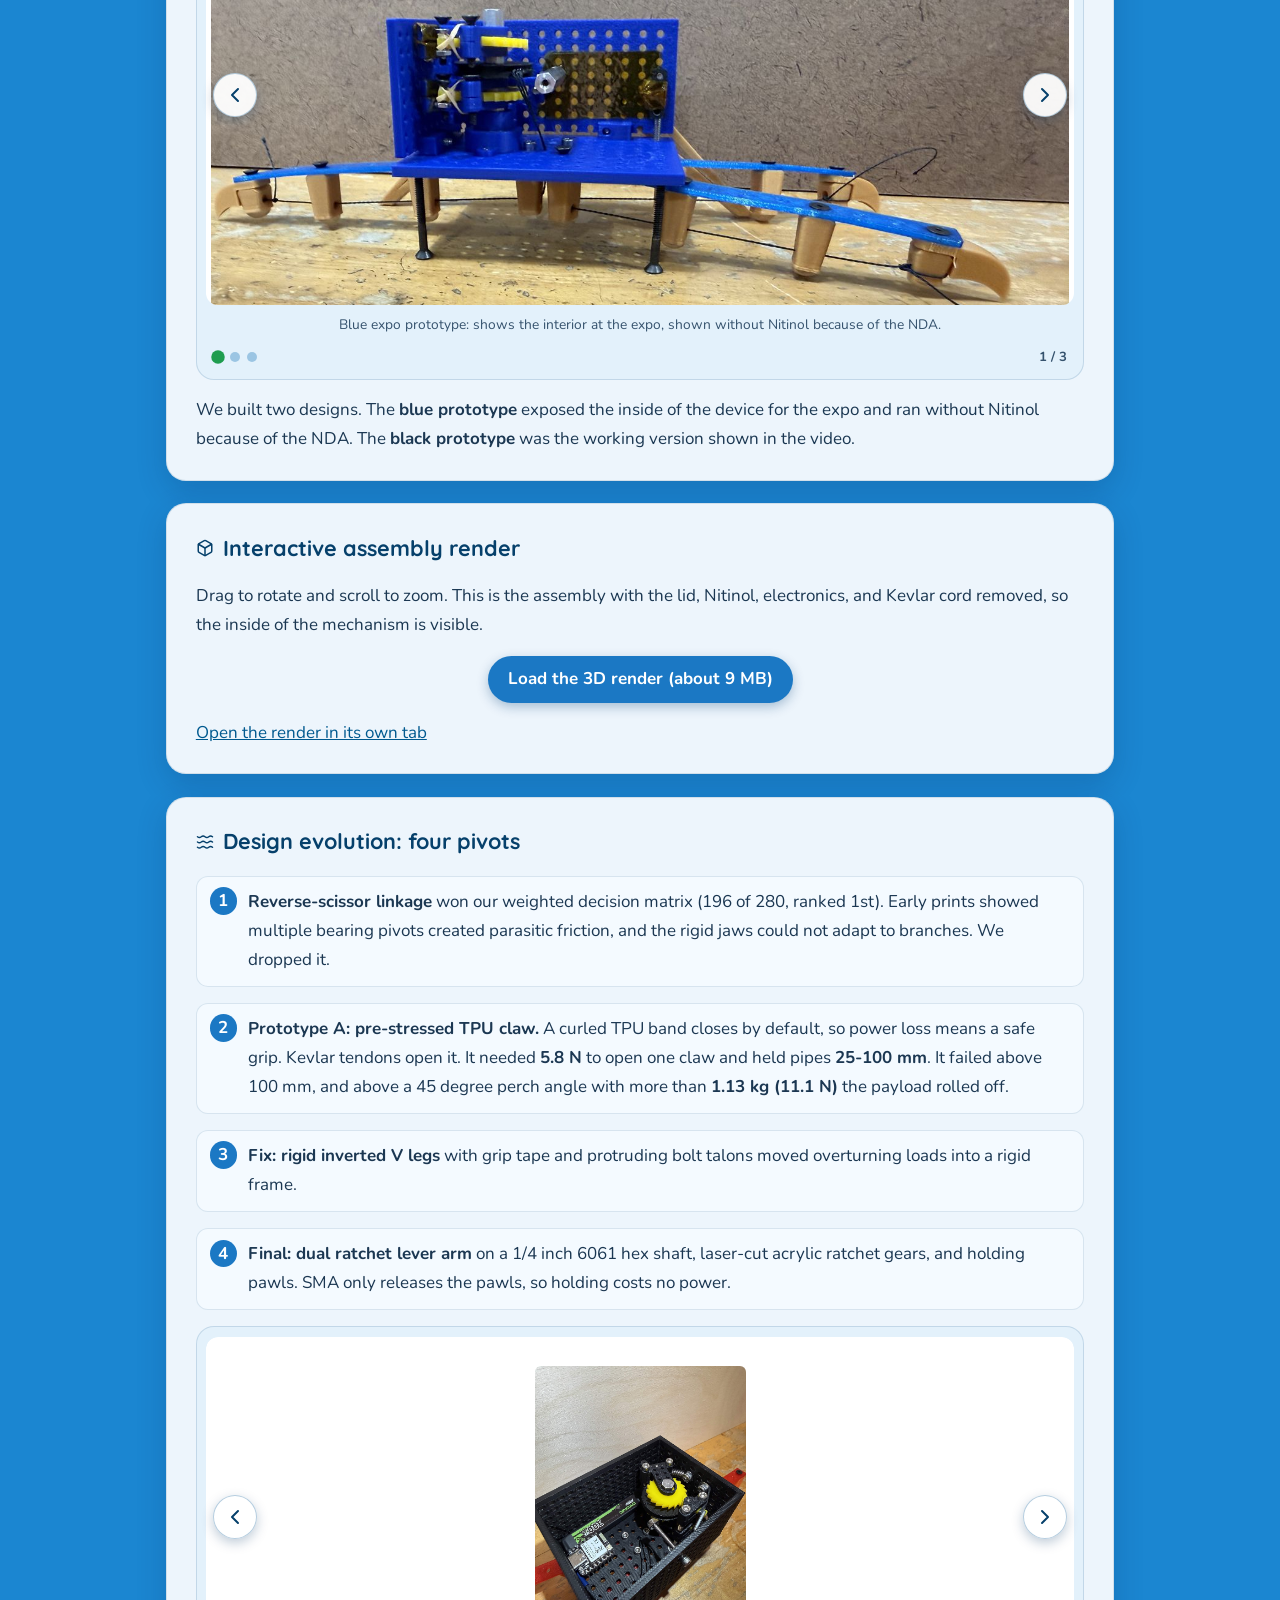
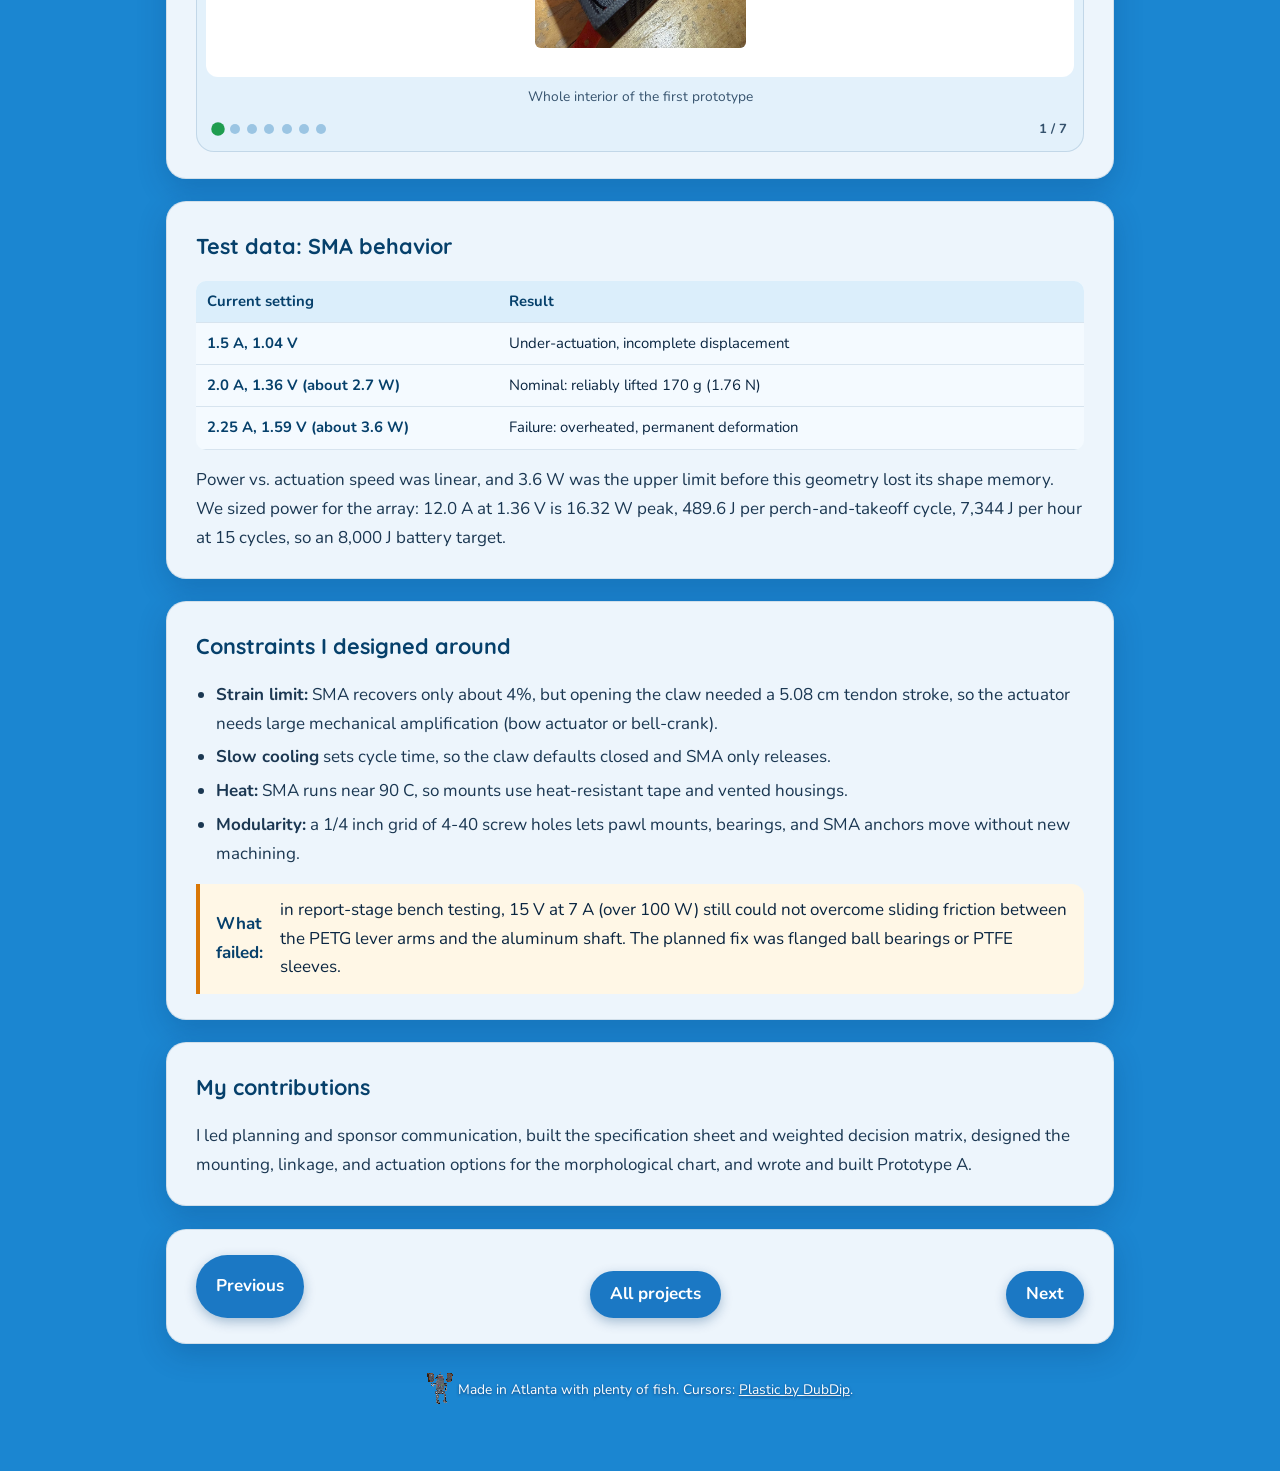
<file: capstone.html>
<!doctype html>
<html lang="en">
  <head>
    <meta charset="utf-8" />
    <meta name="viewport" content="width=device-width,initial-scale=1" />
    <title>SMA Claw | Stephen Jones</title>
    <meta
      name="description"
      content="Stephen Jones: robotics and mechatronics engineer. Georgia Tech BSME, OMSCS (Computational Perception and Robotics)."
    />
    <meta property="og:type" content="website" />
    <meta property="og:title" content="Stephen Jones | Robotics Engineer" />
    <meta name="theme-color" content="#7ec8f0" />
    <link rel="icon" href="assets/opt/headshot.jpeg" />
    <link rel="stylesheet" href="style.css" />
  </head>
  <body data-bg="bird">
    <main>
      <section class="panel" data-bg="bird">
        <h1>Project C.L.A.W.S.: a zero-power perching claw</h1>
        <div class="facts">
          <div><small>Client</small><b>Khanjur R&amp;D</b></div>
          <div><small>Course</small><b>ME 4723, Georgia Tech</b></div>
          <div><small>Team</small><b>6 students</b></div>
          <div>
            <small>My role</small><b>Project Manager and Mechanical Lead</b>
          </div>
        </div>
        <p class="lead">
          Small drones fly about 30 minutes, mostly because hovering burns
          power. This claw lets a quadcopter grab a railing or pipe and hold on
          with 0.0 W, then release on command using shape memory alloy (SMA,
          Nitinol) actuators instead of heavy servos.
        </p>
        <div class="chips">
          <span class="chip"><b>0.0 W</b> hold power</span
          ><span class="chip"><b>8</b> SMA serpentines</span
          ><span class="chip"><b>&lt;150 g</b> target</span
          ><span class="chip"><b>20-60 mm</b> pipes</span>
        </div>
        <div class="callout warn">
          NDA: proprietary alloy specifications and client CAD are omitted.
          Numbers below are from our own bench tests.
        </div>
      </section>
      <section class="panel" data-bg="bird">
        <h2>
          <svg class="ico" aria-hidden="true"><use href="#i-film" /></svg
          >Actuation videos
        </h2>
        <div class="vids">
          <figure>
            <video
              controls
              preload="metadata"
              poster="assets/opt/claw-poster.jpg"
            >
              <source
                src="assets/Capstone/Claw_Actuation_Video_Completed.mp4"
                type="video/mp4"
              />
            </video>
            <figcaption>The black working prototype in action.</figcaption>
          </figure>
          <figure>
            <video controls preload="metadata">
              <source
                src="assets/Capstone/finalprotomanualactuationvid.mp4#t=0.1"
                type="video/mp4"
              />
            </video>
            <figcaption>
              Manual actuation of the final prototype: the ratchet locks the
              grip with no power.
            </figcaption>
          </figure>
        </div>
      </section>
      <section class="panel" data-bg="bird">
        <h2>Shape memory in action</h2>
        <div class="gifbox">
          <img
            src="assets/Capstone/WTF_Paperclip_Nitinol.gif"
            alt="A Nitinol paperclip returning to its shape"
            loading="lazy"
            decoding="async"
          />
        </div>
        <p>
          Nitinol remembers a shape and snaps back to it when heated. That is
          the effect the claw uses to release its ratchet.
        </p>
      </section>
      <section class="panel" data-bg="bird">
        <h2>Two prototypes</h2>
        <div class="figs" data-car data-label="Capstone prototype photos">
          <figure>
            <div class="fi">
              <img
                decoding="async"
                src="assets/web/cap-open.jpg"
                alt="Blue expo prototype: shows the interior at the expo, shown without Nitinol because of the NDA."
                loading="lazy"
              />
            </div>
            <figcaption>
              Blue expo prototype: shows the interior at the expo, shown without
              Nitinol because of the NDA.
            </figcaption>
          </figure>
          <figure>
            <div class="fi">
              <img
                decoding="async"
                src="assets/web/cap-closeup.jpg"
                alt="Close-up of the interior and ratchet hardware."
                loading="lazy"
              />
            </div>
            <figcaption>
              Close-up of the interior and ratchet hardware.
            </figcaption>
          </figure>
          <figure>
            <div class="fi">
              <img
                decoding="async"
                src="assets/web/cap-expo.jpg"
                alt="Presenting at the engineering expo."
                loading="lazy"
              />
            </div>
            <figcaption>Presenting at the engineering expo.</figcaption>
          </figure>
        </div>
        <p>
          We built two designs. The <b>blue prototype</b> exposed the inside of
          the device for the expo and ran without Nitinol because of the NDA.
          The <b>black prototype</b> was the working version shown in the video.
        </p>
      </section>
      <section class="panel" data-bg="sky">
        <h2>
          <svg class="ico" aria-hidden="true"><use href="#i-box" /></svg
          >Interactive assembly render
        </h2>
        <p>
          Drag to rotate and scroll to zoom. This is the assembly with the lid,
          Nitinol, electronics, and Kevlar cord removed, so the inside of the
          mechanism is visible.
        </p>
        <div class="render">
          <button class="gel blue" data-load>
            Load the 3D render (about 9 MB)</button
          ><iframe
            title="3D render of the claw assembly with the top removed"
            data-src="assets/Capstone/Project_Assembly_No_Top.html"
            allowfullscreen
            hidden
          ></iframe>
        </div>
        <p>
          <a
            href="assets/Capstone/Project_Assembly_No_Top.html"
            target="_blank"
            rel="noopener"
            >Open the render in its own tab</a
          >
        </p>
      </section>
      <section class="panel" data-bg="sky">
        <h2>
          <svg class="ico" aria-hidden="true"><use href="#i-waves" /></svg
          >Design evolution: four pivots
        </h2>
        <ol class="steps">
          <li>
            <b>Reverse-scissor linkage</b> won our weighted decision matrix (196
            of 280, ranked 1st). Early prints showed multiple bearing pivots
            created parasitic friction, and the rigid jaws could not adapt to
            branches. We dropped it.
          </li>
          <li>
            <b>Prototype A: pre-stressed TPU claw.</b> A curled TPU band closes
            by default, so power loss means a safe grip. Kevlar tendons open it.
            It needed <b>5.8 N</b> to open one claw and held pipes
            <b>25-100 mm</b>. It failed above 100 mm, and above a 45 degree
            perch angle with more than <b>1.13 kg (11.1 N)</b> the payload
            rolled off.
          </li>
          <li>
            <b>Fix: rigid inverted V legs</b> with grip tape and protruding bolt
            talons moved overturning loads into a rigid frame.
          </li>
          <li>
            <b>Final: dual ratchet lever arm</b> on a 1/4 inch 6061 hex shaft,
            laser-cut acrylic ratchet gears, and holding pawls. SMA only
            releases the pawls, so holding costs no power.
          </li>
        </ol>
        <div
          class="figs"
          data-car="small"
          data-label="Early prototype iterations"
        >
          <figure>
            <div class="fi">
              <img
                src="assets/Capstone/proto1wholeinterior.png"
                alt="Whole interior of the first prototype"
                loading="lazy"
                decoding="async"
              />
            </div>
            <figcaption>Whole interior of the first prototype</figcaption>
          </figure>
          <figure>
            <div class="fi">
              <img
                src="assets/Capstone/proto1interiorratchetmechanism.png"
                alt="Ratchet mechanism installed in the box"
                loading="lazy"
                decoding="async"
              />
            </div>
            <figcaption>Ratchet mechanism installed in the box</figcaption>
          </figure>
          <figure>
            <div class="fi">
              <img
                src="assets/Capstone/proto1justratchetmechanism.png"
                alt="The ratchet mechanism on its own"
                loading="lazy"
                decoding="async"
              />
            </div>
            <figcaption>The ratchet mechanism on its own</figcaption>
          </figure>
          <figure>
            <div class="fi">
              <img
                src="assets/Capstone/proto1pvcforwards.png"
                alt="PVC bench rig, front view"
                loading="lazy"
                decoding="async"
              />
            </div>
            <figcaption>PVC bench rig, front view</figcaption>
          </figure>
          <figure>
            <div class="fi">
              <img
                src="assets/Capstone/proto1pvcsideways.png"
                alt="PVC bench rig, side view"
                loading="lazy"
                decoding="async"
              />
            </div>
            <figcaption>PVC bench rig, side view</figcaption>
          </figure>
          <figure>
            <div class="fi">
              <img
                src="assets/Capstone/proto1suspended.png"
                alt="Rig suspended to test the hold"
                loading="lazy"
                decoding="async"
              />
            </div>
            <figcaption>Rig suspended to test the hold</figcaption>
          </figure>
          <figure>
            <div class="fi">
              <img
                src="assets/Capstone/proto1upsidedown.png"
                alt="Rig upside down to test the hold"
                loading="lazy"
                decoding="async"
              />
            </div>
            <figcaption>Rig upside down to test the hold</figcaption>
          </figure>
        </div>
      </section>
      <section class="panel" data-bg="sky">
        <h2>Test data: SMA behavior</h2>
        <table>
          <thead>
            <tr>
              <th>Current setting</th>
              <th>Result</th>
            </tr>
          </thead>
          <tbody>
            <tr>
              <th>1.5 A, 1.04 V</th>
              <td>Under-actuation, incomplete displacement</td>
            </tr>
            <tr>
              <th>2.0 A, 1.36 V (about 2.7 W)</th>
              <td>Nominal: reliably lifted 170 g (1.76 N)</td>
            </tr>
            <tr>
              <th>2.25 A, 1.59 V (about 3.6 W)</th>
              <td>Failure: overheated, permanent deformation</td>
            </tr>
          </tbody>
        </table>
        <p>
          Power vs. actuation speed was linear, and 3.6 W was the upper limit
          before this geometry lost its shape memory. We sized power for the
          array: 12.0 A at 1.36 V is 16.32 W peak, 489.6 J per perch-and-takeoff
          cycle, 7,344 J per hour at 15 cycles, so an 8,000 J battery target.
        </p>
      </section>
      <section class="panel" data-bg="bird">
        <h2>Constraints I designed around</h2>
        <ul>
          <li>
            <b>Strain limit:</b> SMA recovers only about 4%, but opening the
            claw needed a 5.08 cm tendon stroke, so the actuator needs large
            mechanical amplification (bow actuator or bell-crank).
          </li>
          <li>
            <b>Slow cooling</b> sets cycle time, so the claw defaults closed and
            SMA only releases.
          </li>
          <li>
            <b>Heat:</b> SMA runs near 90 C, so mounts use heat-resistant tape
            and vented housings.
          </li>
          <li>
            <b>Modularity:</b> a 1/4 inch grid of 4-40 screw holes lets pawl
            mounts, bearings, and SMA anchors move without new machining.
          </li>
        </ul>
        <div class="callout warn">
          <b>What failed:</b> in report-stage bench testing, 15 V at 7 A (over
          100 W) still could not overcome sliding friction between the PETG
          lever arms and the aluminum shaft. The planned fix was flanged ball
          bearings or PTFE sleeves.
        </div>
      </section>
      <section class="panel" data-bg="bird">
        <h2>My contributions</h2>
        <p>
          I led planning and sponsor communication, built the specification
          sheet and weighted decision matrix, designed the mounting, linkage,
          and actuation options for the morphological chart, and wrote and built
          Prototype A.
        </p>
      </section>
      <section class="panel pager">
        <a class="gel blue" href="index.html">Previous</a
        ><a class="gel blue" href="index.html#projects">All projects</a
        ><a class="gel blue" href="drone.html">Next</a>
      </section>
    </main>
    <script src="main.js"></script>
  </body>
</html>
</file>
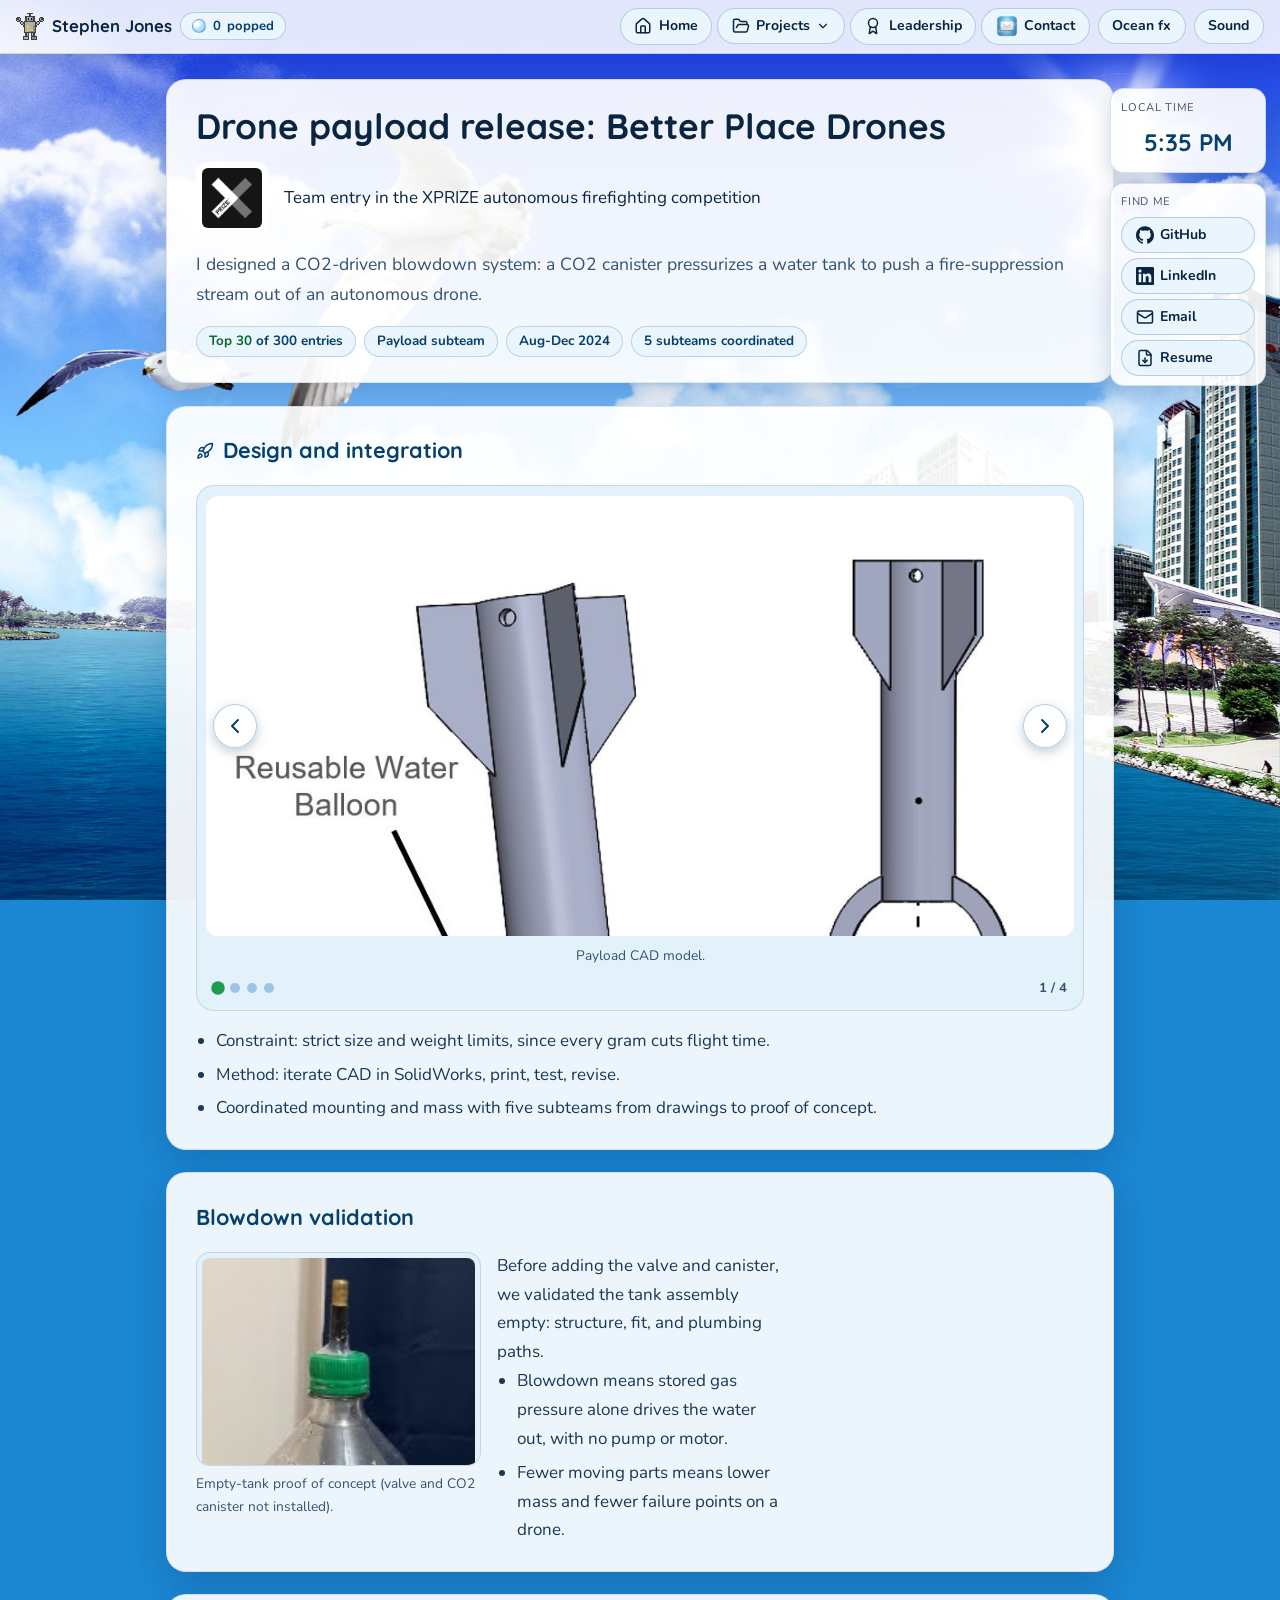
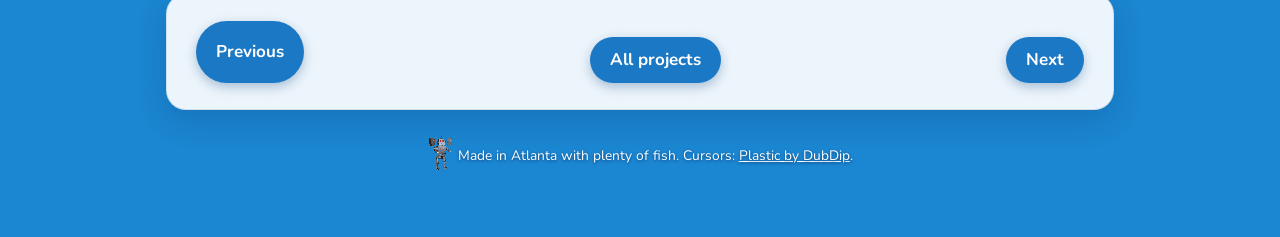
<file: drone.html>
<!DOCTYPE html>
<html lang="en"><head><meta charset="utf-8"><meta name="viewport" content="width=device-width,initial-scale=1">
<title>Drone Payload | Stephen Jones</title><meta name="description" content="Stephen Jones: robotics and mechatronics engineer. Georgia Tech BSME, OMSCS (Computational Perception and Robotics).">
<meta property="og:type" content="website"><meta property="og:title" content="Stephen Jones | Robotics Engineer"><meta name="theme-color" content="#7ec8f0"><link rel="icon" href="assets/opt/headshot.jpeg"><link rel="stylesheet" href="style.css"></head><body data-bg="bird"><main><section class="panel" data-bg="bird"><h1>Drone payload release: Better Place Drones</h1><div style="display:flex;gap:1rem;align-items:center"><img decoding="async" src="assets/Better%20Place%20Drones/xprize.png" alt="XPRIZE logo mark" width="72" height="72" style="background:#fff;border-radius:12px;padding:6px"><span>Team entry in the XPRIZE autonomous firefighting competition</span></div><p class="lead">I designed a CO2-driven blowdown system: a CO2 canister pressurizes a water tank to push a fire-suppression stream out of an autonomous drone.</p><div class="chips"><span class="chip"><b>Top 30</b> of 300 entries</span><span class="chip">Payload subteam</span><span class="chip">Aug-Dec 2024</span><span class="chip">5 subteams coordinated</span></div></section><section class="panel" data-bg="bird"><h2><svg class="ico" aria-hidden="true"><use href="#i-rocket"/></svg>Design and integration</h2><div class="figs" data-car data-label="Payload design and integration photos"><figure><div class="fi"><img decoding="async" src="assets/web/drone-cad.jpg" alt="Payload CAD model." loading="lazy"></div><figcaption>Payload CAD model.</figcaption></figure><figure><div class="fi"><img decoding="async" src="assets/web/drone-section.jpg" alt="Sectional view of the tank and plumbing." loading="lazy"></div><figcaption>Sectional view of the tank and plumbing.</figcaption></figure><figure><div class="fi"><img decoding="async" src="assets/web/drone-attached.jpg" alt="Payload attached to the drone." loading="lazy"></div><figcaption>Payload attached to the drone.</figcaption></figure><figure><div class="fi"><img decoding="async" src="assets/web/drone-rocket-print.jpg" alt="3D-printed rocket-shaped payload prototype." loading="lazy"></div><figcaption>3D-printed rocket-shaped payload prototype.</figcaption></figure></div><ul><li>Constraint: strict size and weight limits, since every gram cuts flight time.</li><li>Method: iterate CAD in SolidWorks, print, test, revise.</li><li>Coordinated mounting and mass with five subteams from drawings to proof of concept.</li></ul></section><section class="panel" data-bg="sky"><h2>Blowdown validation</h2><div class="figs"><figure><div class="fi"><img decoding="async" src="assets/Better%20Place%20Drones/proofofconceptblowdownemptytanknotincludingvalveorco2canisterspic.jpg" alt="Empty-tank blowdown proof of concept" loading="lazy"></div><figcaption>Empty-tank proof of concept (valve and CO2 canister not installed).</figcaption></figure><div><p>Before adding the valve and canister, we validated the tank assembly empty: structure, fit, and plumbing paths.</p><ul><li>Blowdown means stored gas pressure alone drives the water out, with no pump or motor.</li><li>Fewer moving parts means lower mass and fewer failure points on a drone.</li></ul></div></div><!-- TODO: add structural tolerances and measured blowdown results --></section><section class="panel pager"><a class="gel blue" href="capstone.html">Previous</a><a class="gel blue" href="index.html#projects">All projects</a><a class="gel blue" href="me2110.html">Next</a></section></main><script src="main.js"></script></body></html>
</file>
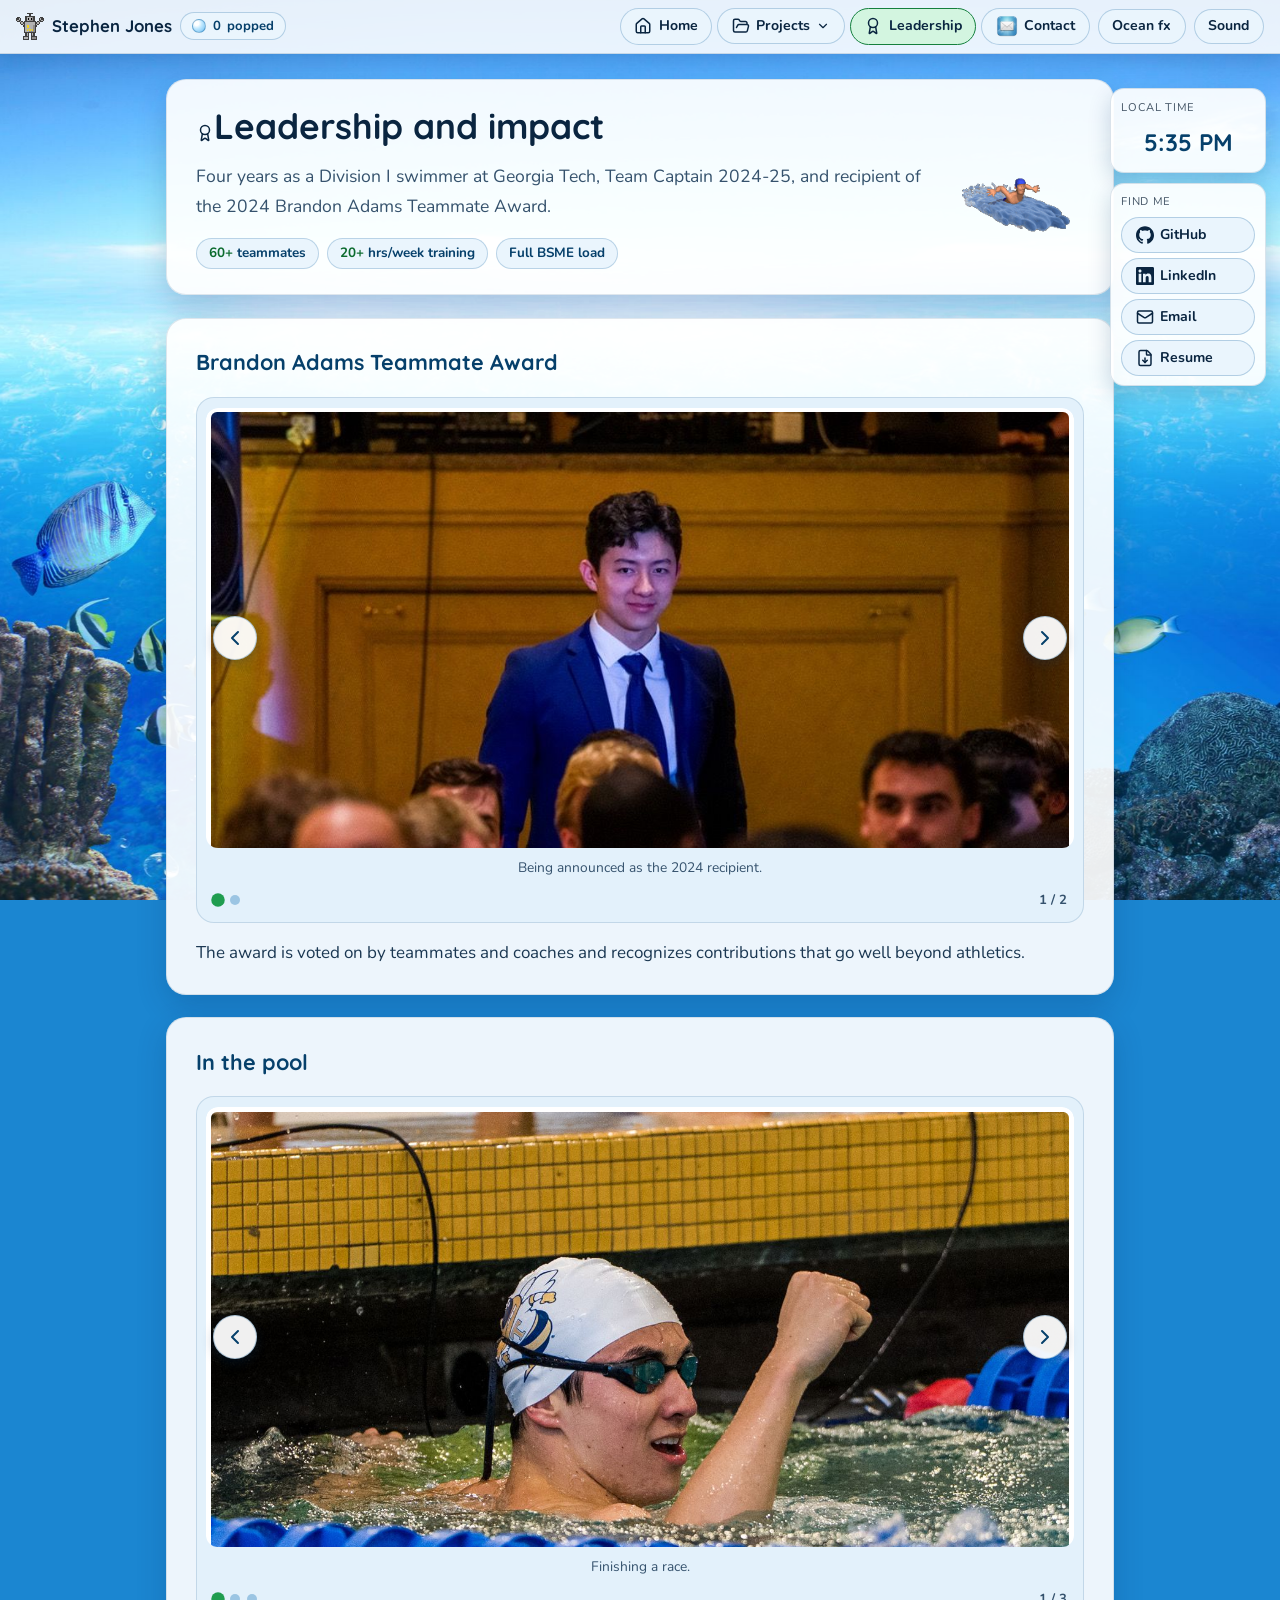
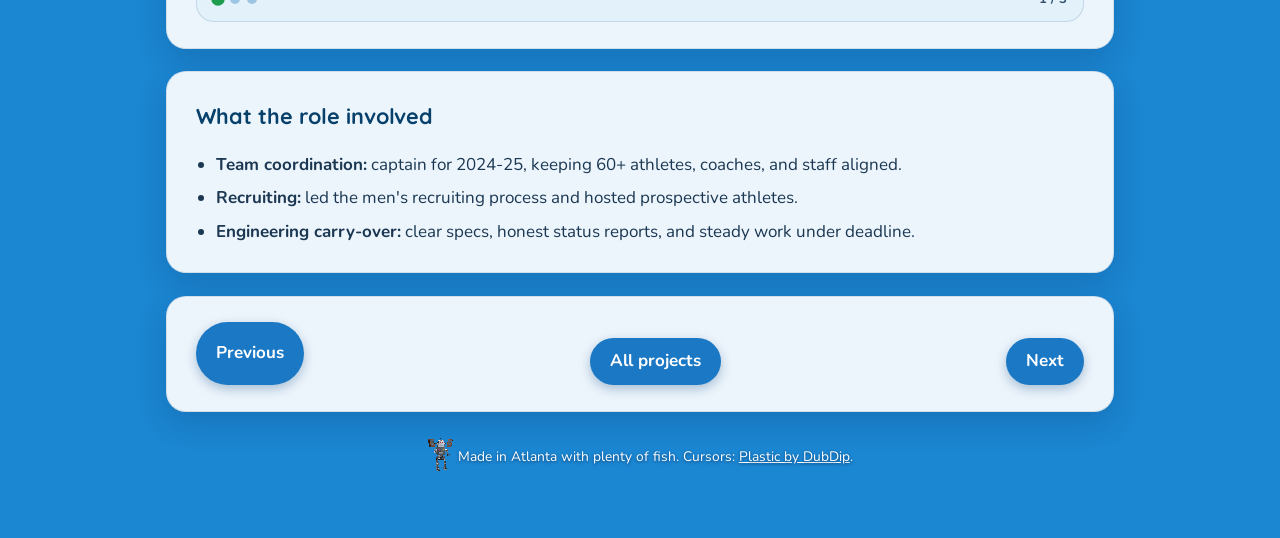
<file: leadership.html>
<!DOCTYPE html>
<html lang="en"><head><meta charset="utf-8"><meta name="viewport" content="width=device-width,initial-scale=1">
<title>Leadership | Stephen Jones</title><meta name="description" content="Stephen Jones: robotics and mechatronics engineer. Georgia Tech BSME, OMSCS (Computational Perception and Robotics).">
<meta property="og:type" content="website"><meta property="og:title" content="Stephen Jones | Robotics Engineer"><meta name="theme-color" content="#7ec8f0"><link rel="icon" href="assets/opt/headshot.jpeg"><link rel="stylesheet" href="style.css"></head><body data-bg="ocean"><main><section class="panel" data-bg="ocean"><h1><svg class="ico" aria-hidden="true"><use href="#i-award"/></svg>Leadership and impact</h1><img src="assets/gifs/swimmer_butterfly.gif" alt="Animated butterfly swimmer" style="float:right;max-height:90px;margin-left:1rem"><p class="lead">Four years as a Division I swimmer at Georgia Tech, Team Captain 2024-25, and recipient of the 2024 Brandon Adams Teammate Award.</p><div class="chips"><span class="chip"><b>60+</b> teammates</span><span class="chip"><b>20+</b> hrs/week training</span><span class="chip">Full BSME load</span></div></section><section class="panel" data-bg="ocean"><h2>Brandon Adams Teammate Award</h2><div class="figs" data-car data-label="Brandon Adams award photos"><figure><div class="fi"><img decoding="async" src="assets/web/lead-award1.jpg" alt="Being announced as the 2024 recipient." loading="lazy"></div><figcaption>Being announced as the 2024 recipient.</figcaption></figure><figure><div class="fi"><img decoding="async" src="assets/web/lead-award2.jpg" alt="With co-winner Caroline Porterfield." loading="lazy"></div><figcaption>With co-winner Caroline Porterfield.</figcaption></figure></div><p>The award is voted on by teammates and coaches and recognizes contributions that go well beyond athletics.</p></section><section class="panel" data-bg="ocean2"><h2>In the pool</h2><div class="figs" data-car data-label="Swimming photos"><figure><div class="fi"><img decoding="async" src="assets/web/lead-swim-finish.jpg" alt="Finishing a race." loading="lazy"></div><figcaption>Finishing a race.</figcaption></figure><figure><div class="fi"><img decoding="async" src="assets/web/lead-relay.jpg" alt="End of a relay at UGA." loading="lazy"></div><figcaption>End of a relay at UGA.</figcaption></figure><figure><div class="fi"><img decoding="async" src="assets/web/lead-senior.jpg" alt="Senior recognition night with coaches and staff." loading="lazy"></div><figcaption>Senior recognition night with coaches and staff.</figcaption></figure></div></section><section class="panel" data-bg="ocean2"><h2>What the role involved</h2><ul><li><b>Team coordination:</b> captain for 2024-25, keeping 60+ athletes, coaches, and staff aligned.</li><li><b>Recruiting:</b> led the men's recruiting process and hosted prospective athletes.</li><li><b>Engineering carry-over:</b> clear specs, honest status reports, and steady work under deadline.</li></ul></section><section class="panel pager"><a class="gel blue" href="abs.html">Previous</a><a class="gel blue" href="index.html#projects">All projects</a><a class="gel blue" href="index.html">Next</a></section></main><script src="main.js"></script></body></html>
</file>
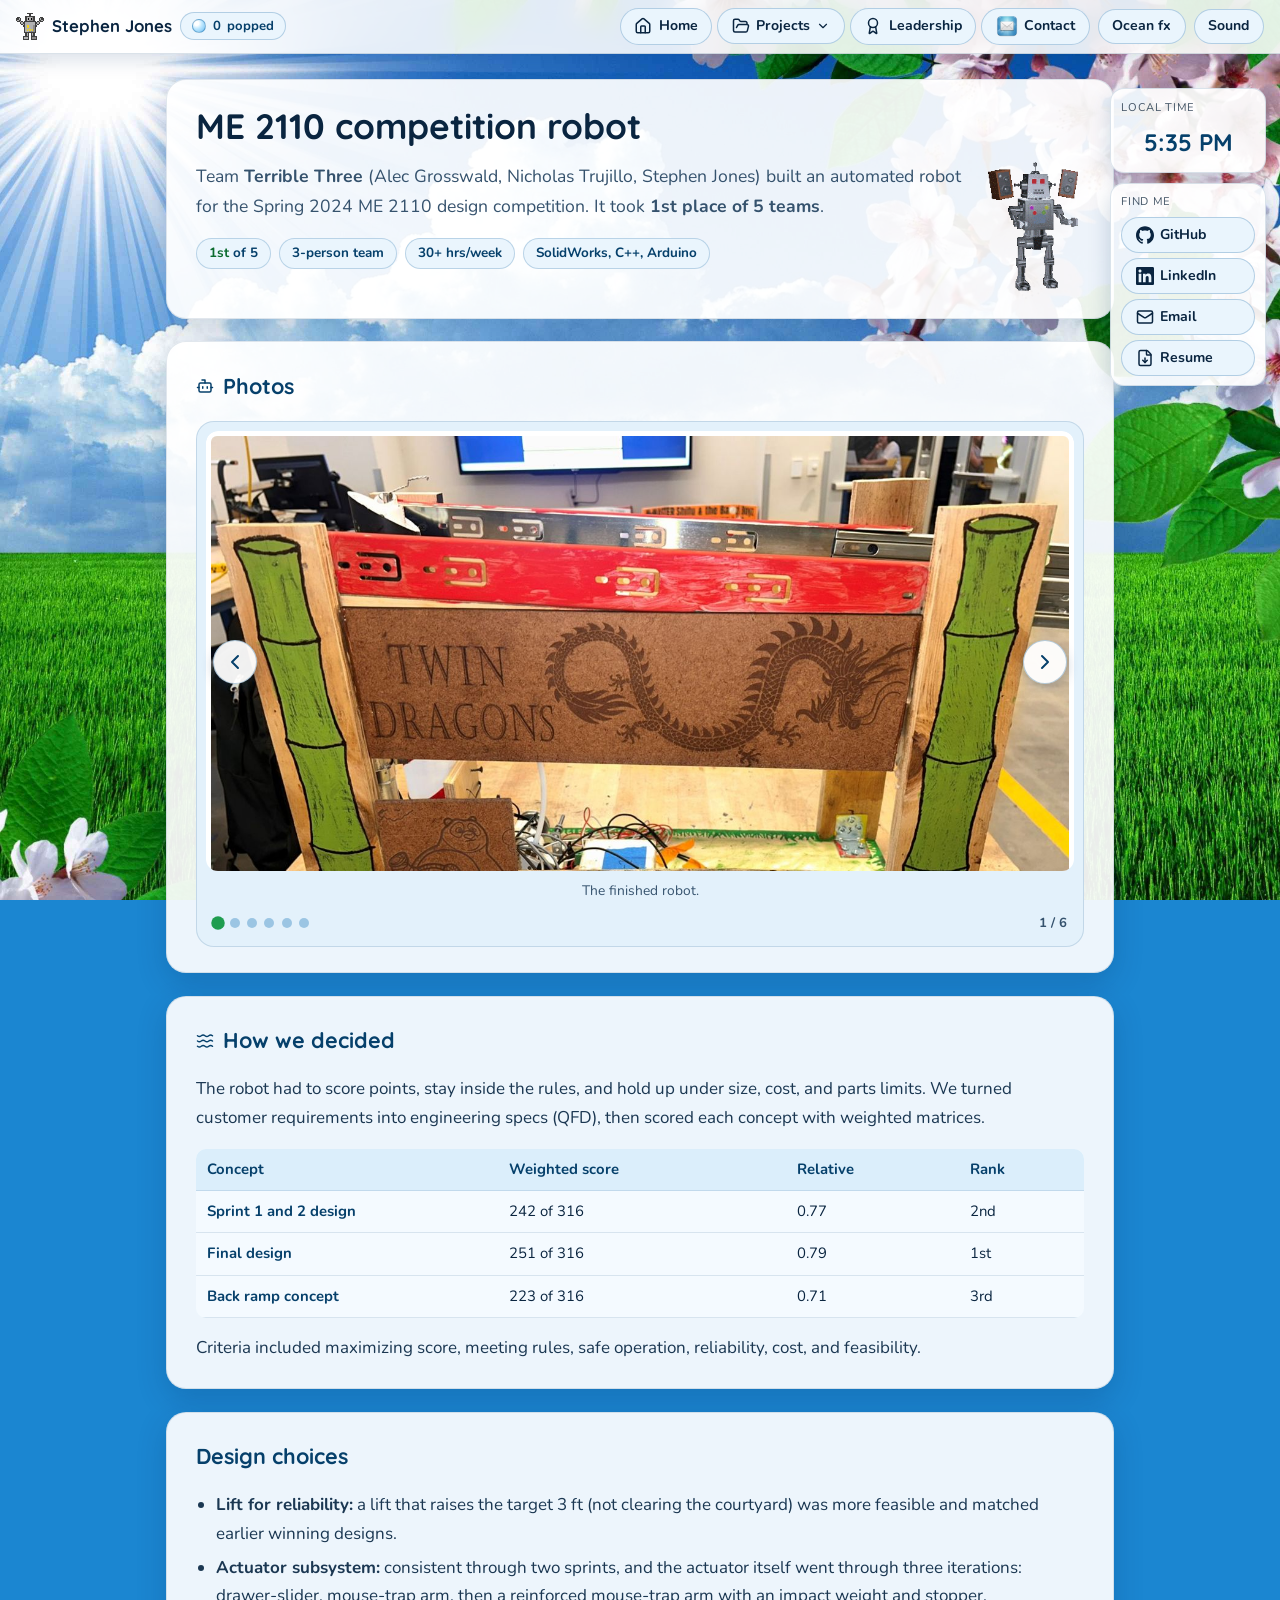
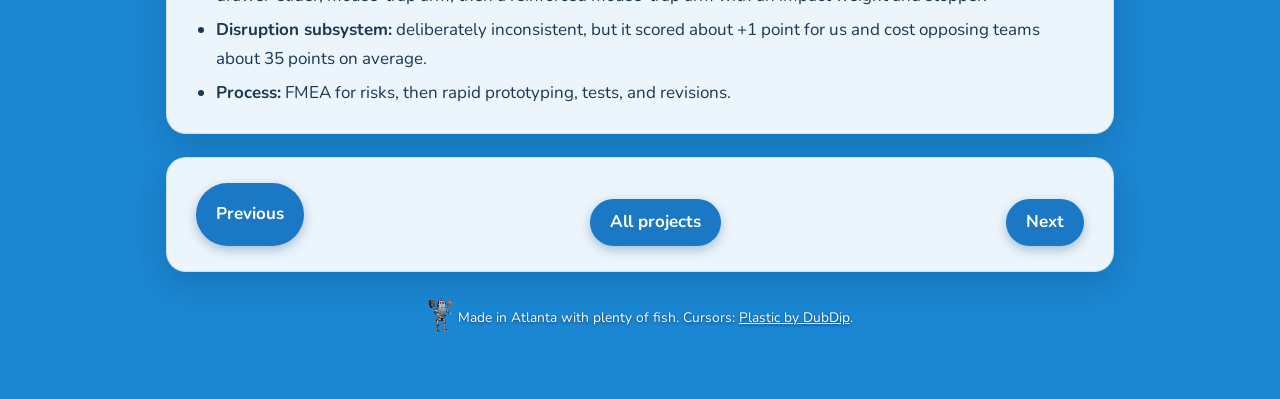
<file: me2110.html>
<!DOCTYPE html>
<html lang="en"><head><meta charset="utf-8"><meta name="viewport" content="width=device-width,initial-scale=1">
<title>ME 2110 Robot | Stephen Jones</title><meta name="description" content="Stephen Jones: robotics and mechatronics engineer. Georgia Tech BSME, OMSCS (Computational Perception and Robotics).">
<meta property="og:type" content="website"><meta property="og:title" content="Stephen Jones | Robotics Engineer"><meta name="theme-color" content="#7ec8f0"><link rel="icon" href="assets/opt/headshot.jpeg"><link rel="stylesheet" href="style.css"></head><body data-bg="sky"><main><section class="panel" data-bg="sky"><h1>ME 2110 competition robot</h1><img src="assets/gifs/dancing_robot.gif" alt="Dancing robot" style="float:right;height:130px;margin-left:1rem"><p class="lead">Team <b>Terrible Three</b> (Alec Grosswald, Nicholas Trujillo, Stephen Jones) built an automated robot for the Spring 2024 ME 2110 design competition. It took <b>1st place of 5 teams</b>.</p><div class="chips"><span class="chip"><b>1st</b> of 5</span><span class="chip">3-person team</span><span class="chip">30+ hrs/week</span><span class="chip">SolidWorks, C++, Arduino</span></div></section><section class="panel" data-bg="sky"><h2><svg class="ico" aria-hidden="true"><use href="#i-bot"/></svg>Photos</h2><div class="figs" data-car data-label="ME 2110 robot photos"><figure><div class="fi"><img decoding="async" src="assets/web/me-robot.jpg" alt="The finished robot." loading="lazy"></div><figcaption>The finished robot.</figcaption></figure><figure><div class="fi"><img decoding="async" src="assets/web/me-cad.jpg" alt="Final design, annotated CAD." loading="lazy"></div><figcaption>Final design, annotated CAD.</figcaption></figure><figure><div class="fi"><img decoding="async" src="assets/web/me-cad-actuated.jpg" alt="CAD with the mechanisms actuated." loading="lazy"></div><figcaption>CAD with the mechanisms actuated.</figcaption></figure><figure><div class="fi"><img decoding="async" src="assets/web/me-proto1.jpg" alt="First prototype." loading="lazy"></div><figcaption>First prototype.</figcaption></figure><figure><div class="fi"><img decoding="async" src="assets/web/me-team.jpg" alt="Team after the competition." loading="lazy"></div><figcaption>Team after the competition.</figcaption></figure><figure><div class="fi"><img src="assets/web/me-instructors.jpg" alt="Team with instructors" loading="lazy" decoding="async"></div><figcaption>The team with the instructors.</figcaption></figure></div></section><section class="panel" data-bg="car"><h2><svg class="ico" aria-hidden="true"><use href="#i-waves"/></svg>How we decided</h2><p>The robot had to score points, stay inside the rules, and hold up under size, cost, and parts limits. We turned customer requirements into engineering specs (QFD), then scored each concept with weighted matrices.</p><table><thead><tr><th>Concept</th><th>Weighted score</th><th>Relative</th><th>Rank</th></tr></thead><tbody><tr><th>Sprint 1 and 2 design</th><td>242 of 316</td><td>0.77</td><td>2nd</td></tr><tr><th>Final design</th><td>251 of 316</td><td>0.79</td><td>1st</td></tr><tr><th>Back ramp concept</th><td>223 of 316</td><td>0.71</td><td>3rd</td></tr></tbody></table><p>Criteria included maximizing score, meeting rules, safe operation, reliability, cost, and feasibility.</p></section><section class="panel" data-bg="car"><h2>Design choices</h2><ul><li><b>Lift for reliability:</b> a lift that raises the target 3 ft (not clearing the courtyard) was more feasible and matched earlier winning designs.</li><li><b>Actuator subsystem:</b> consistent through two sprints, and the actuator itself went through three iterations: drawer-slider, mouse-trap arm, then a reinforced mouse-trap arm with an impact weight and stopper.</li><li><b>Disruption subsystem:</b> deliberately inconsistent, but it scored about +1 point for us and cost opposing teams about 35 points on average.</li><li><b>Process:</b> FMEA for risks, then rapid prototyping, tests, and revisions.</li></ul></section><section class="panel pager"><a class="gel blue" href="drone.html">Previous</a><a class="gel blue" href="index.html#projects">All projects</a><a class="gel blue" href="vision.html">Next</a></section></main><script src="main.js"></script></body></html>
</file>
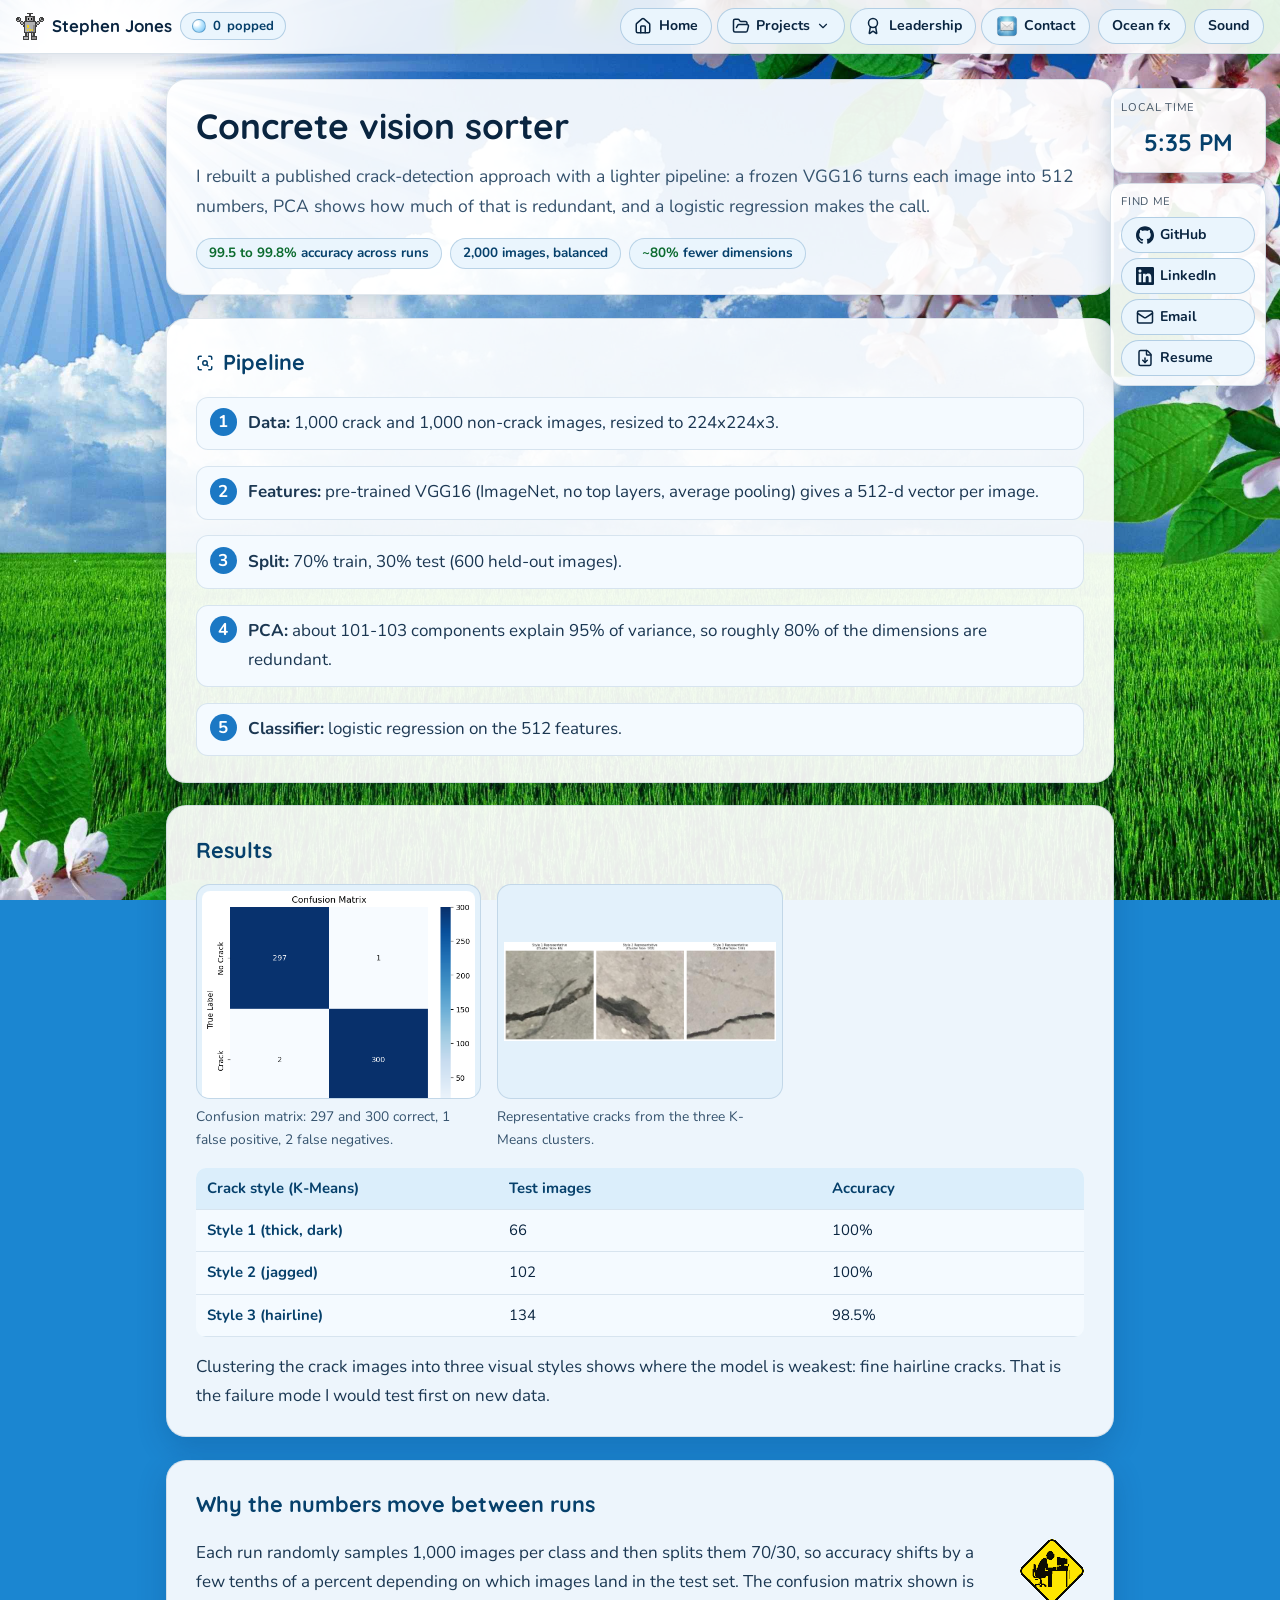
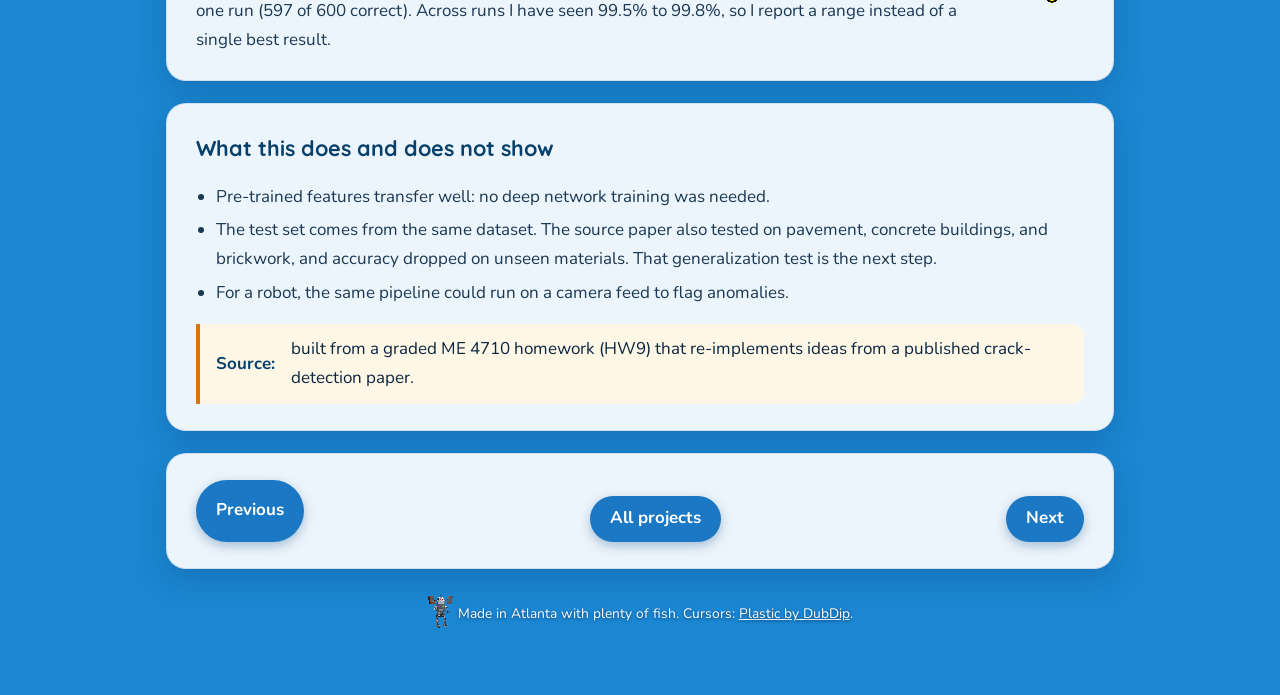
<file: vision.html>
<!DOCTYPE html>
<html lang="en"><head><meta charset="utf-8"><meta name="viewport" content="width=device-width,initial-scale=1">
<title>Concrete Vision Sorter | Stephen Jones</title><meta name="description" content="Stephen Jones: robotics and mechatronics engineer. Georgia Tech BSME, OMSCS (Computational Perception and Robotics).">
<meta property="og:type" content="website"><meta property="og:title" content="Stephen Jones | Robotics Engineer"><meta name="theme-color" content="#7ec8f0"><link rel="icon" href="assets/opt/headshot.jpeg"><link rel="stylesheet" href="style.css"></head><body data-bg="sky"><main><section class="panel" data-bg="sky"><h1>Concrete vision sorter</h1><p class="lead">I rebuilt a published crack-detection approach with a lighter pipeline: a frozen VGG16 turns each image into 512 numbers, PCA shows how much of that is redundant, and a logistic regression makes the call.</p><div class="chips"><span class="chip"><b>99.5 to 99.8%</b> accuracy across runs</span><span class="chip">2,000 images, balanced</span><span class="chip"><b>~80%</b> fewer dimensions</span></div></section><section class="panel" data-bg="sky"><h2><svg class="ico" aria-hidden="true"><use href="#i-scan-search"/></svg>Pipeline</h2><ol class="steps"><li><b>Data:</b> 1,000 crack and 1,000 non-crack images, resized to 224x224x3.</li><li><b>Features:</b> pre-trained VGG16 (ImageNet, no top layers, average pooling) gives a 512-d vector per image.</li><li><b>Split:</b> 70% train, 30% test (600 held-out images).</li><li><b>PCA:</b> about 101-103 components explain 95% of variance, so roughly 80% of the dimensions are redundant.</li><li><b>Classifier:</b> logistic regression on the 512 features.</li></ol></section><section class="panel" data-bg="ocean2"><h2>Results</h2><div class="figs"><figure><div class="fi"><img decoding="async" src="assets/Vision%20Perception%20Project/Confusion%20Matrix.png" alt="Confusion matrix: 297 and 300 correct, 1 false positive, 2 false negatives." loading="lazy"></div><figcaption>Confusion matrix: 297 and 300 correct, 1 false positive, 2 false negatives.</figcaption></figure><figure><div class="fi"><img decoding="async" src="assets/Vision%20Perception%20Project/thethreedifferentcracksinoneimage.png" alt="Representative cracks from the three K-Means clusters." loading="lazy"></div><figcaption>Representative cracks from the three K-Means clusters.</figcaption></figure></div><table><thead><tr><th>Crack style (K-Means)</th><th>Test images</th><th>Accuracy</th></tr></thead><tbody><tr><th>Style 1 (thick, dark)</th><td>66</td><td>100%</td></tr><tr><th>Style 2 (jagged)</th><td>102</td><td>100%</td></tr><tr><th>Style 3 (hairline)</th><td>134</td><td>98.5%</td></tr></tbody></table><p>Clustering the crack images into three visual styles shows where the model is weakest: fine hairline cracks. That is the failure mode I would test first on new data.</p></section><section class="panel" data-bg="ocean2"><h2>Why the numbers move between runs</h2><img src="assets/gifs/coding_head_smash_computer.gif" alt="" style="float:right;width:64px;margin-left:1rem;image-rendering:pixelated"><p>Each run randomly samples 1,000 images per class and then splits them 70/30, so accuracy shifts by a few tenths of a percent depending on which images land in the test set. The confusion matrix shown is one run (597 of 600 correct). Across runs I have seen 99.5% to 99.8%, so I report a range instead of a single best result.</p><!-- TODO: replace with mean and standard deviation from crack_eval_multiseed.py --></section><section class="panel" data-bg="ocean2"><h2>What this does and does not show</h2><ul><li>Pre-trained features transfer well: no deep network training was needed.</li><li>The test set comes from the same dataset. The source paper also tested on pavement, concrete buildings, and brickwork, and accuracy dropped on unseen materials. That generalization test is the next step.</li><li>For a robot, the same pipeline could run on a camera feed to flag anomalies.</li></ul><div class="callout warn"><b>Source:</b> built from a graded ME 4710 homework (HW9) that re-implements ideas from a published crack-detection paper.</div></section><section class="panel pager"><a class="gel blue" href="me2110.html">Previous</a><a class="gel blue" href="index.html#projects">All projects</a><a class="gel blue" href="abs.html">Next</a></section></main><script src="main.js"></script></body></html>
</file>
<file: style.css>
@font-face{font-family:Nunito;font-weight:400;font-display:swap;src:url(assets/fonts/nunito-latin-400-normal.woff2) format("woff2")}
@font-face{font-family:Nunito;font-weight:700;font-display:swap;src:url(assets/fonts/nunito-latin-700-normal.woff2) format("woff2")}
@font-face{font-family:Quicksand;font-weight:500;font-display:swap;src:url(assets/fonts/quicksand-latin-500-normal.woff2) format("woff2")}
@font-face{font-family:Quicksand;font-weight:700;font-display:swap;src:url(assets/fonts/quicksand-latin-700-normal.woff2) format("woff2")}
:root{--ink:#0a2540;--mute:#35526d;--navy:#06406b;--green:#0b6b2e;--glass:rgba(255,255,255,.92)}
*{box-sizing:border-box;margin:0}html{scroll-behavior:smooth}
body{min-height:100vh;color:var(--ink);font:17px/1.7 Nunito,"Segoe UI",system-ui,sans-serif;background:#1b86d1 url(assets/opt/ocean-bg.jpg) center/cover fixed;padding-bottom:3rem;cursor:url(assets/cursors/normal.cur),auto}
h1,h2,h3,.bar b,.stat b,.clock{font-family:Quicksand,Nunito,sans-serif}
a{color:#00598f}a:hover{color:#003a60}img{max-width:100%}
a,button,summary,.gel,.pill,.tile,.bubble{cursor:url(assets/cursors/alternative.cur),pointer}
.ico{width:18px;height:18px;vertical-align:-3px;fill:none;stroke:currentColor;stroke-width:2;stroke-linecap:round;stroke-linejoin:round;flex:none}
.mailimg{width:22px;height:22px;vertical-align:-6px;border-radius:5px}
.bar{position:sticky;top:0;z-index:30;display:flex;gap:.5rem;align-items:center;flex-wrap:wrap;padding:.5rem 1rem;background:rgba(255,255,255,.88);backdrop-filter:blur(12px);border-bottom:1px solid rgba(10,60,110,.15);box-shadow:0 6px 20px rgba(0,50,100,.15)}
.bar b{margin-right:auto;font-size:1.05rem;display:flex;align-items:center;gap:.5rem}.bar b img{width:28px;height:27px;image-rendering:pixelated}.bar nav{display:flex;gap:.3rem;flex-wrap:wrap}
.pill,.bar button{font:inherit;font-size:.88rem;font-weight:700;color:var(--ink);text-decoration:none;padding:.3rem .85rem;border-radius:999px;background:#eaf5fd;border:1px solid rgba(10,90,150,.25);display:inline-flex;gap:.4rem;align-items:center;transition:background .15s,transform .15s}
.pill:hover,.bar button:hover,[aria-current]{background:#d3f5e0;border-color:#15803d}.bar button:hover,.pill:hover{transform:translateY(-1px)}
.bar button[aria-pressed=true]{outline:2px solid #15803d}
main{position:relative;z-index:2;max-width:980px;margin:1.6rem auto;padding:0 1rem;display:grid;gap:1.4rem}
.panel{background:var(--glass);border-radius:20px;padding:1.6rem 1.8rem;border:1px solid rgba(10,60,110,.12);box-shadow:0 10px 30px rgba(0,40,90,.2)}
.panel>*+*{margin-top:1rem}
.js .panel{opacity:0;transform:translateY(16px);transition:opacity .5s,transform .5s}.js .panel.in{opacity:1;transform:none}
h1{font-size:2.2rem;line-height:1.15}h2{font-size:1.35rem;display:flex;align-items:center;gap:.55rem;color:var(--navy)}h3{font-size:1.05rem;color:var(--navy);margin-top:1.1rem}
.lead{font-size:1.1rem;color:var(--mute)}p,li{color:#1b3752}ul{padding-left:1.25rem}li+li{margin-top:.3rem}
.hello{font-weight:700;color:var(--green);margin-bottom:-.5rem}
.hero{display:grid;grid-template-columns:170px 1fr;gap:1.8rem;align-items:center}
.hero>img{width:170px;height:170px;object-fit:cover;border-radius:50%;border:5px solid #fff;box-shadow:0 8px 22px rgba(0,50,100,.3)}
.chips{display:flex;flex-wrap:wrap;gap:.5rem}.chip{font-size:.84rem;font-weight:700;padding:.18rem .75rem;border-radius:999px;background:#eaf5fd;border:1px solid rgba(10,90,150,.22);color:var(--navy)}.chip b{color:var(--green)}.chip.learn{background:#fff3d6;border-color:rgba(190,120,0,.4);color:#7a4a00}
.cta{display:flex;flex-wrap:wrap;gap:.7rem}
.gel{font:inherit;font-weight:700;color:#fff;text-decoration:none;padding:.55rem 1.25rem;border-radius:999px;border:0;background:#1f9d4f;box-shadow:0 4px 12px rgba(0,80,40,.3);display:inline-flex;align-items:center;gap:.45rem;transition:transform .15s,filter .15s}
.gel.blue{background:#1b78c4;box-shadow:0 4px 12px rgba(0,60,120,.3)}.gel:hover{filter:brightness(1.08);transform:translateY(-2px);color:#fff}
.gel .arrow{width:34px;height:23px;margin:-4px -6px -4px 0}
.stats{display:grid;grid-template-columns:repeat(auto-fit,minmax(150px,1fr));gap:1rem;text-align:center}.stat{padding:1rem .6rem;border-radius:16px;background:#eef7fe;border:1px solid rgba(10,90,150,.15);transition:transform .15s}.stat:hover{transform:translateY(-3px)}
.stat b{display:block;font-size:1.9rem;line-height:1.1;color:var(--green)}.stat span{font-size:.84rem;color:var(--mute)}
details.proj{border-radius:16px;overflow:hidden;background:#fff;border:1px solid rgba(10,70,120,.18)}details.proj+details.proj{margin-top:.8rem}
details.proj summary{list-style:none;display:flex;align-items:center;gap:.9rem;padding:.8rem 1rem;background:#eef7fe}details.proj summary::-webkit-details-marker{display:none}
details.proj summary:hover{background:#e0f1fd}details.proj summary:focus-visible{outline:3px solid #15803d;outline-offset:-3px}
.orb{flex:none;width:42px;height:42px;border-radius:50%;display:grid;place-items:center;background:#1b78c4;color:#fff}.orb.g{background:#1f9d4f}.orb .ico{width:22px;height:22px;color:#fff}
.sum-t{flex:1}.sum-t b{display:block;font-size:1.02rem;color:var(--navy)}.sum-t span{font-size:.88rem;color:var(--mute)}
.chev{width:11px;height:11px;border-right:3px solid #1b78c4;border-bottom:3px solid #1b78c4;transform:rotate(45deg);transition:transform .2s;margin-right:.3rem}details[open] .chev{transform:rotate(225deg)}
.pbody{display:grid;grid-template-columns:minmax(0,260px) 1fr;gap:1.2rem;padding:1.1rem 1.2rem 1.3rem;align-items:start}
.pbody img.pimg{width:100%;aspect-ratio:4/3;object-fit:contain;background:#e3f1fb;border-radius:12px;border:1px solid rgba(10,70,120,.15)}
.pbody dl{display:grid;grid-template-columns:auto 1fr;gap:.35rem .9rem;margin-bottom:.8rem}.pbody dt{font-weight:700;color:var(--navy)}
.figs{display:grid;grid-template-columns:repeat(auto-fill,minmax(230px,1fr));gap:1rem}
.figs figure{margin:0}.figs .fi{aspect-ratio:4/3;display:grid;place-items:center;background:#e3f1fb;border-radius:14px;border:1px solid rgba(10,70,120,.15);overflow:hidden;padding:.35rem;transition:transform .15s,box-shadow .15s}
.figs .fi:hover{transform:translateY(-3px);box-shadow:0 8px 20px rgba(0,50,100,.22)}.figs .fi img{width:100%;height:100%;object-fit:contain;display:block;border-radius:8px;cursor:zoom-in}
.figs.wide{grid-template-columns:repeat(auto-fill,minmax(300px,1fr))}.figs.wide .fi{aspect-ratio:16/9}
figure video{width:100%;max-width:820px;display:block;border-radius:14px;margin:auto;border:1px solid rgba(10,70,120,.2)}figcaption{font-size:.86rem;color:var(--mute);margin-top:.4rem}
.gifbox{display:grid;place-items:center;background:#e3f1fb;border-radius:14px;padding:.8rem;border:1px solid rgba(10,70,120,.15)}.gifbox img{max-height:240px;border-radius:8px}
table{border-collapse:collapse;width:100%;font-size:.93rem;background:#f4faff;border-radius:10px;overflow:hidden}td,th{padding:.5rem .7rem;border-bottom:1px solid rgba(10,70,120,.12);text-align:left;vertical-align:top}thead th{background:#dbeefb;color:var(--navy)}tbody th{color:var(--navy);width:34%}
.callout{border-left:4px solid #16a34a;background:#ecfdf3;padding:.7rem 1rem;border-radius:0 12px 12px 0;display:flex;gap:1rem;align-items:center}.callout.warn{border-color:#d97706;background:#fff7e6}.callout b{color:var(--navy)}.callout img{width:56px;flex:none;image-rendering:pixelated}
pre{background:#0d2a45;color:#d9efff;padding:1rem 1.2rem;border-radius:14px;overflow:auto;font:.86rem/1.55 Consolas,Menlo,monospace}pre i{color:#8fd5a6;font-style:normal}
.eq{background:#f4faff;border:1px solid rgba(10,70,120,.15);border-radius:12px;padding:.8rem 1rem;font:.95rem/1.8 Cambria,"Times New Roman",serif;color:var(--ink)}
.steps{list-style:none;padding:0;counter-reset:s;display:grid;gap:.7rem}.steps li{counter-increment:s;padding:.7rem 1rem .7rem 3.2rem;position:relative;background:#f4faff;border-radius:12px;border:1px solid rgba(10,70,120,.12)}
.steps li::before{content:counter(s);position:absolute;left:.8rem;top:.65rem;width:1.7rem;height:1.7rem;border-radius:50%;display:grid;place-items:center;font-weight:700;color:#fff;background:#1b78c4}
.tl{position:relative;list-style:none;padding:0 0 0 2.6rem;display:grid;gap:1rem}.tl::before{content:"";position:absolute;left:.9rem;top:.5rem;bottom:.5rem;width:6px;border-radius:6px;background:#bfe3f8}
.tl li{position:relative;padding:.7rem 4.6rem .7rem 1rem;background:#f4faff;border-radius:14px;border:1px solid rgba(10,70,120,.12)}
.tl li::before{content:"";position:absolute;left:-2.35rem;top:1rem;width:20px;height:20px;border-radius:50%;background:#1f9d4f;box-shadow:0 0 0 4px #fff}
.tl .d{font-size:.8rem;font-weight:700;color:var(--green)}.tl b{display:block;color:var(--navy)}.tl ul{margin-top:.3rem}
.tl .logo{position:absolute;right:.9rem;top:.75rem;width:46px;height:46px;border-radius:12px;object-fit:cover;background:#fff;border:1px solid rgba(10,70,120,.15)}
.skills{display:grid;grid-template-columns:repeat(auto-fit,minmax(270px,1fr));gap:1rem}.sk{padding:1rem;border-radius:16px;background:#f4faff;border:1px solid rgba(10,70,120,.12)}.sk h3{margin:0 0 .6rem;display:flex;align-items:center;gap:.5rem}.sk .chips{gap:.4rem;margin-top:.4rem}
.legend{font-size:.84rem;color:var(--mute)}
.fun{display:grid;grid-template-columns:repeat(auto-fit,minmax(200px,1fr));gap:1rem}.fun>div{background:#f4faff;border:1px solid rgba(10,70,120,.12);border-radius:16px;padding:1rem;text-align:center;transition:transform .15s}.fun>div:hover{transform:translateY(-4px) rotate(-1deg)}
.fun .sprite{height:72px;display:grid;place-items:center}.fun .sprite img{image-rendering:pixelated;max-height:72px}.fun .sprite .ico{width:48px;height:48px;color:#1b78c4}.fun b{display:block;font-family:Quicksand,sans-serif;color:var(--navy)}.fun span{font-size:.9rem;color:var(--mute)}
.strip{background:linear-gradient(#cfe9fa,#e8f4fc);border-radius:12px;padding:.4rem .6rem;display:grid;place-items:center;border-bottom:4px solid #7a8a99}.strip img{max-width:100%}
.pager{display:flex;justify-content:space-between;gap:1rem;flex-wrap:wrap}
.dock{position:fixed;z-index:20;right:14px;top:88px;width:156px;display:grid;gap:.6rem}.gad{background:var(--glass);border-radius:14px;border:1px solid rgba(10,70,120,.15);box-shadow:0 8px 22px rgba(0,50,100,.2);padding:.55rem .65rem;display:grid;gap:.35rem}
.gad small{font-size:.7rem;letter-spacing:.06em;text-transform:uppercase;color:#456}.clock{font-size:1.5rem;font-weight:700;text-align:center;color:var(--navy);font-variant-numeric:tabular-nums}
.dd{position:relative}.dd ul{display:none;position:absolute;top:calc(100% + 10px);left:0;min-width:300px;list-style:none;padding:.45rem;background:var(--glass);border-radius:18px;border:1px solid rgba(10,70,120,.18);box-shadow:0 16px 40px rgba(0,50,100,.28);z-index:40}
.dd::after{content:"";position:absolute;left:0;right:0;top:100%;height:12px}.dd.open ul{display:grid;gap:.2rem}.dd li{margin:0}
.dd li a{display:flex;gap:.75rem;align-items:center;padding:.5rem .7rem;border-radius:13px;text-decoration:none;color:var(--ink)}.dd li a:hover{background:#d3f5e0}.dd li b{display:block;color:var(--navy)}.dd li small{display:block;color:var(--mute);font-size:.78rem}.dd li .orb{width:34px;height:34px}
.cv{width:14px;height:14px;transition:transform .2s}.dd.open .cv{transform:rotate(180deg)}
.foot{position:relative;z-index:2;text-align:center;font-size:.86rem;color:#fff;padding:0 1rem 1.2rem;text-shadow:0 1px 3px rgba(0,40,90,.7)}.foot a{color:#fff}.foot img{height:34px;vertical-align:-10px;image-rendering:pixelated}
.skip{position:absolute;left:-999px}.skip:focus{left:8px;top:8px;z-index:99;background:#fff;padding:.4rem .8rem;border-radius:8px}
#sea{position:fixed;inset:0;z-index:11;pointer-events:none;overflow:hidden}.fish{position:absolute;left:0;top:0;will-change:transform;filter:drop-shadow(0 5px 6px rgba(0,40,90,.35))}.fish.mul{mix-blend-mode:multiply}
.bubble{position:fixed;bottom:-140px;z-index:12;background:url(assets/opt/bubble.png) center/contain no-repeat;opacity:.9;animation:rise linear forwards}.bubble.pop{animation:pop .25s ease-out forwards!important}
@keyframes rise{to{transform:translate(var(--dx),-118vh)}}@keyframes pop{to{transform:scale(1.7);opacity:0}}body.nofx .bubble,body.nofx #sea{display:none}
.spark{position:fixed;z-index:13;width:8px;height:8px;border-radius:50%;pointer-events:none;background:radial-gradient(circle,#fff,rgba(160,225,255,.6));animation:spark .5s ease-out forwards}@keyframes spark{to{transform:translate(var(--sx),var(--sy)) scale(.2);opacity:0}}
.lb{position:fixed;inset:0;z-index:60;background:rgba(5,25,45,.86);display:none;place-items:center;padding:1.5rem;cursor:zoom-out}.lb.on{display:grid}.lb figure{max-width:min(1100px,94vw);margin:0;text-align:center}.lb img{max-width:100%;max-height:80vh;border-radius:12px;background:#fff}.lb figcaption{color:#fff;margin-top:.6rem}
@media(max-width:1180px){.dock{position:static;width:auto;grid-template-columns:repeat(auto-fit,minmax(150px,1fr));max-width:980px;margin:1rem auto 0;padding:0 1rem}}
@media(max-width:700px){.pbody{grid-template-columns:1fr}.dd ul{position:fixed;left:.8rem;right:.8rem;top:auto;min-width:0}.hero{grid-template-columns:1fr;text-align:center}.hero>img{margin:auto}.chips{justify-content:center}.panel{padding:1.2rem}.tl li{padding-right:1rem}.tl .logo{display:none}}
@media(prefers-reduced-motion:reduce){*{scroll-behavior:auto!important;transition:none!important}.js .panel{opacity:1;transform:none}}

/* ---- v5 ---- */
body{background:#1b86d1}html:not(.js) body{background:#1b86d1 url(assets/opt/ocean-bg.jpg) center/cover fixed}
.bgl{position:fixed;inset:0;z-index:0;background:center/cover no-repeat;opacity:0;transition:opacity 1.2s ease}.bgl.on{opacity:1}
#sea{opacity:0;transition:opacity .8s}body[data-ocean="1"] #sea{opacity:1}
.bar b{margin-right:0}.bc{margin-right:auto;display:inline-flex;gap:.4rem;align-items:center;font-size:.82rem;font-weight:700;color:var(--navy);background:#eaf5fd;border:1px solid rgba(10,90,150,.25);border-radius:999px;padding:.12rem .7rem}
.bdot{width:14px;height:14px;border-radius:50%;background:radial-gradient(circle at 30% 28%,#fff 0 18%,#bfe8ff 45%,#6bbcf0);border:1px solid rgba(10,90,150,.4)}.bc.bump{animation:bump .3s}@keyframes bump{50%{transform:scale(1.14)}}
.fun .sprite{height:80px;display:flex;align-items:center;justify-content:center;margin-bottom:.5rem;padding:0;border:0;background:none}
.car{position:relative;background:#e3f1fb;border-radius:18px;border:1px solid rgba(10,70,120,.15);padding:.6rem;outline:none}.car:focus-visible{box-shadow:0 0 0 3px #15803d}
.car-view{overflow:hidden;border-radius:12px}.car-track{display:flex;transition:transform .45s cubic-bezier(.3,.7,.2,1)}
.car-slide{flex:0 0 100%;min-width:0;margin:0}.car-slide .fi{height:clamp(240px,46vw,440px);display:grid;place-items:center;background:#fff;border-radius:12px;padding:.3rem;overflow:hidden}
.car-slide .fi img{max-width:100%;max-height:100%;width:auto;height:auto;object-fit:contain;cursor:zoom-in;border-radius:6px}.car.small .car-slide .fi{height:clamp(220px,38vw,340px)}
.car-slide figcaption{text-align:center;padding:.5rem .3rem 0;margin:0}
.car-btn{position:absolute;top:calc(50% - 44px);width:44px;height:44px;border-radius:50%;border:1px solid rgba(10,90,150,.3);background:rgba(255,255,255,.94);display:grid;place-items:center;color:var(--navy);box-shadow:0 4px 12px rgba(0,50,100,.25);transition:transform .15s,background .15s;padding:0}
.car-btn.prev{left:1rem}.car-btn.next{right:1rem}.car-btn:hover{transform:scale(1.08);background:#d3f5e0}.car-btn .ico{width:24px;height:24px;margin:0}
.car-bar{display:flex;justify-content:space-between;align-items:center;gap:.8rem;padding:.6rem .4rem .1rem}.car-dots{display:flex;gap:.45rem;flex-wrap:wrap}.car-dots button{width:10px;height:10px;border-radius:50%;border:0;background:#9bc5e3;padding:0;transition:transform .15s}.car-dots button.on{background:#1f9d4f;transform:scale(1.35)}.car-n{font-size:.82rem;font-weight:700;color:var(--mute)}
.facts{display:grid;grid-template-columns:repeat(auto-fit,minmax(200px,1fr));gap:.8rem}.facts>div{background:#f4faff;border:1px solid rgba(10,70,120,.14);border-radius:14px;padding:.75rem 1rem}
.facts small{display:block;font-size:.72rem;font-weight:700;letter-spacing:.07em;text-transform:uppercase;color:var(--mute)}.facts b{display:block;font-family:Quicksand,sans-serif;font-size:1.05rem;color:var(--navy);line-height:1.3;margin-top:.15rem}
.vids{display:grid;grid-template-columns:repeat(auto-fit,minmax(320px,1fr));gap:1rem}.vids video{width:100%;max-width:none;aspect-ratio:16/9;background:#0d2a45;border-radius:14px;border:1px solid rgba(10,70,120,.2);display:block}
.render{display:grid;gap:.8rem;justify-items:center}.render iframe{width:100%;height:540px;border:1px solid rgba(10,70,120,.2);border-radius:14px;background:#fff}.render iframe[hidden]{display:none}
@media(max-width:700px){.car-btn{width:38px;height:38px}.render iframe{height:420px}}
</file>
